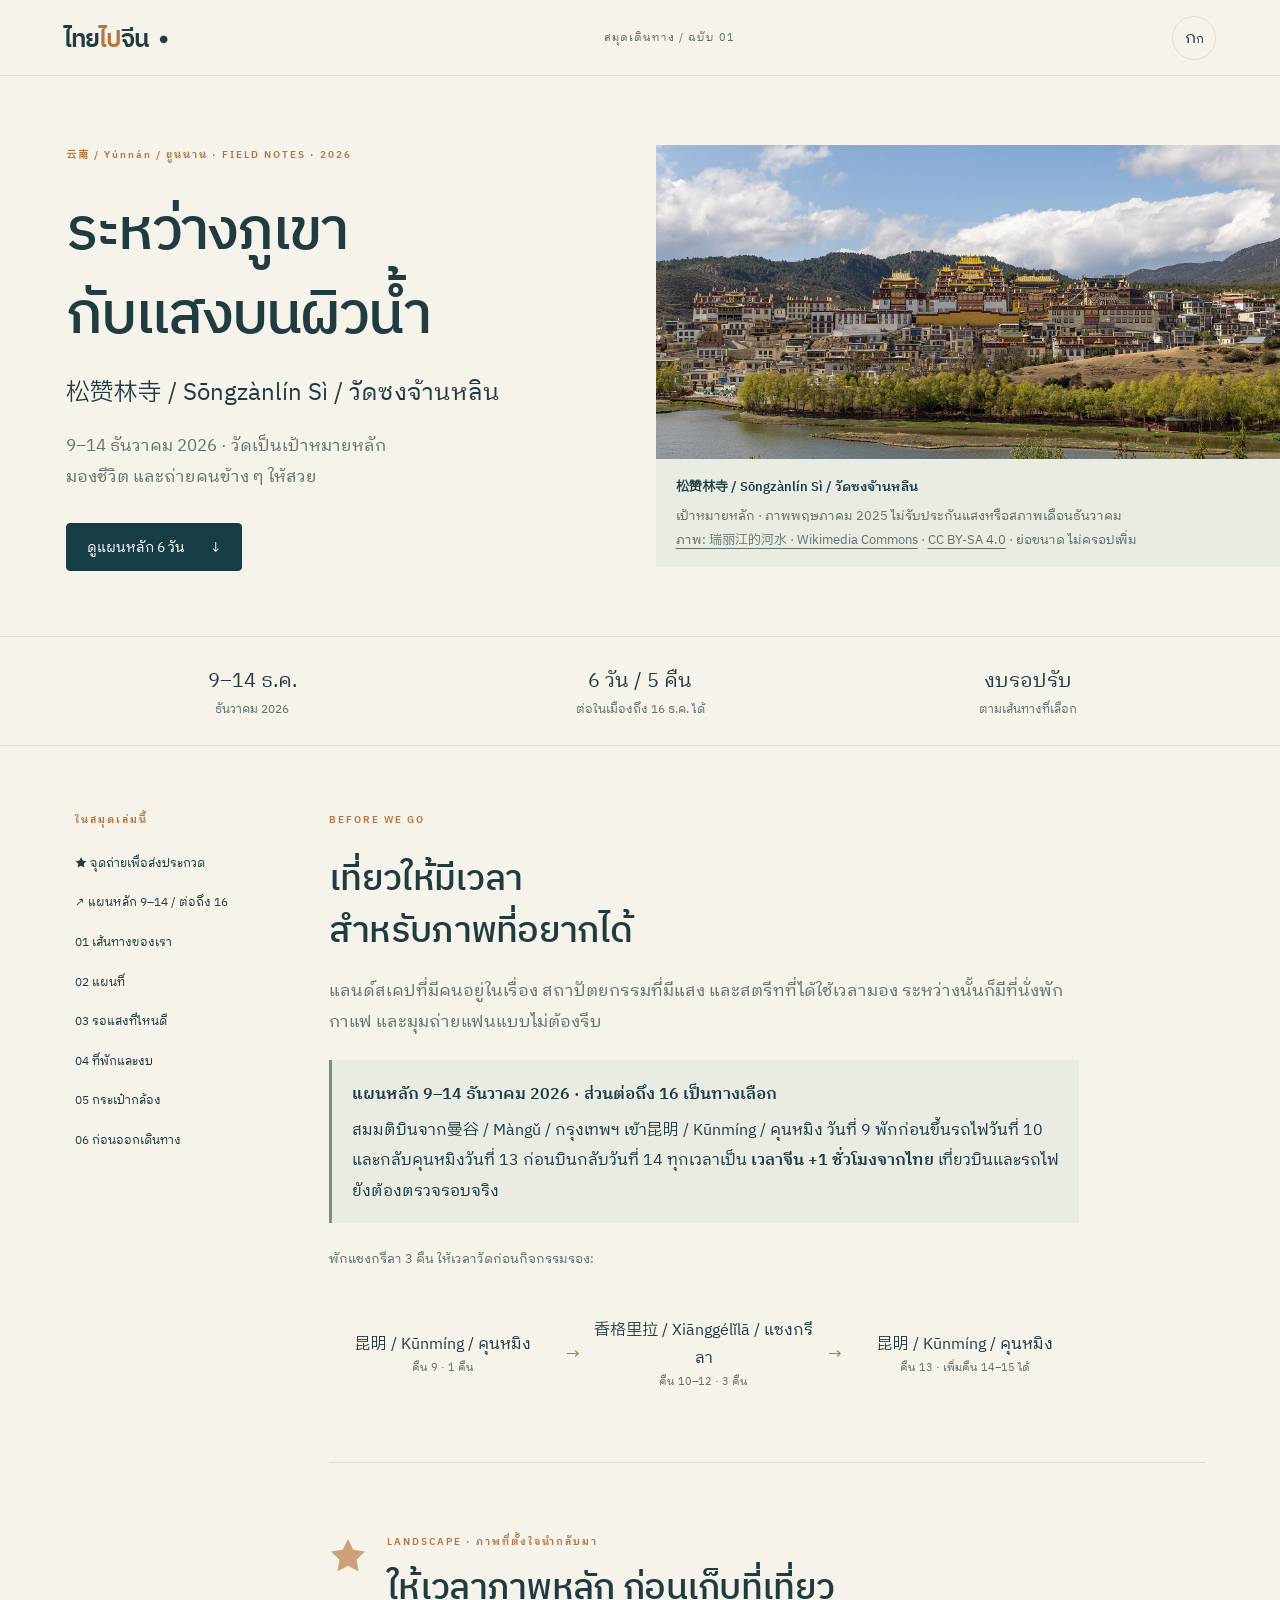
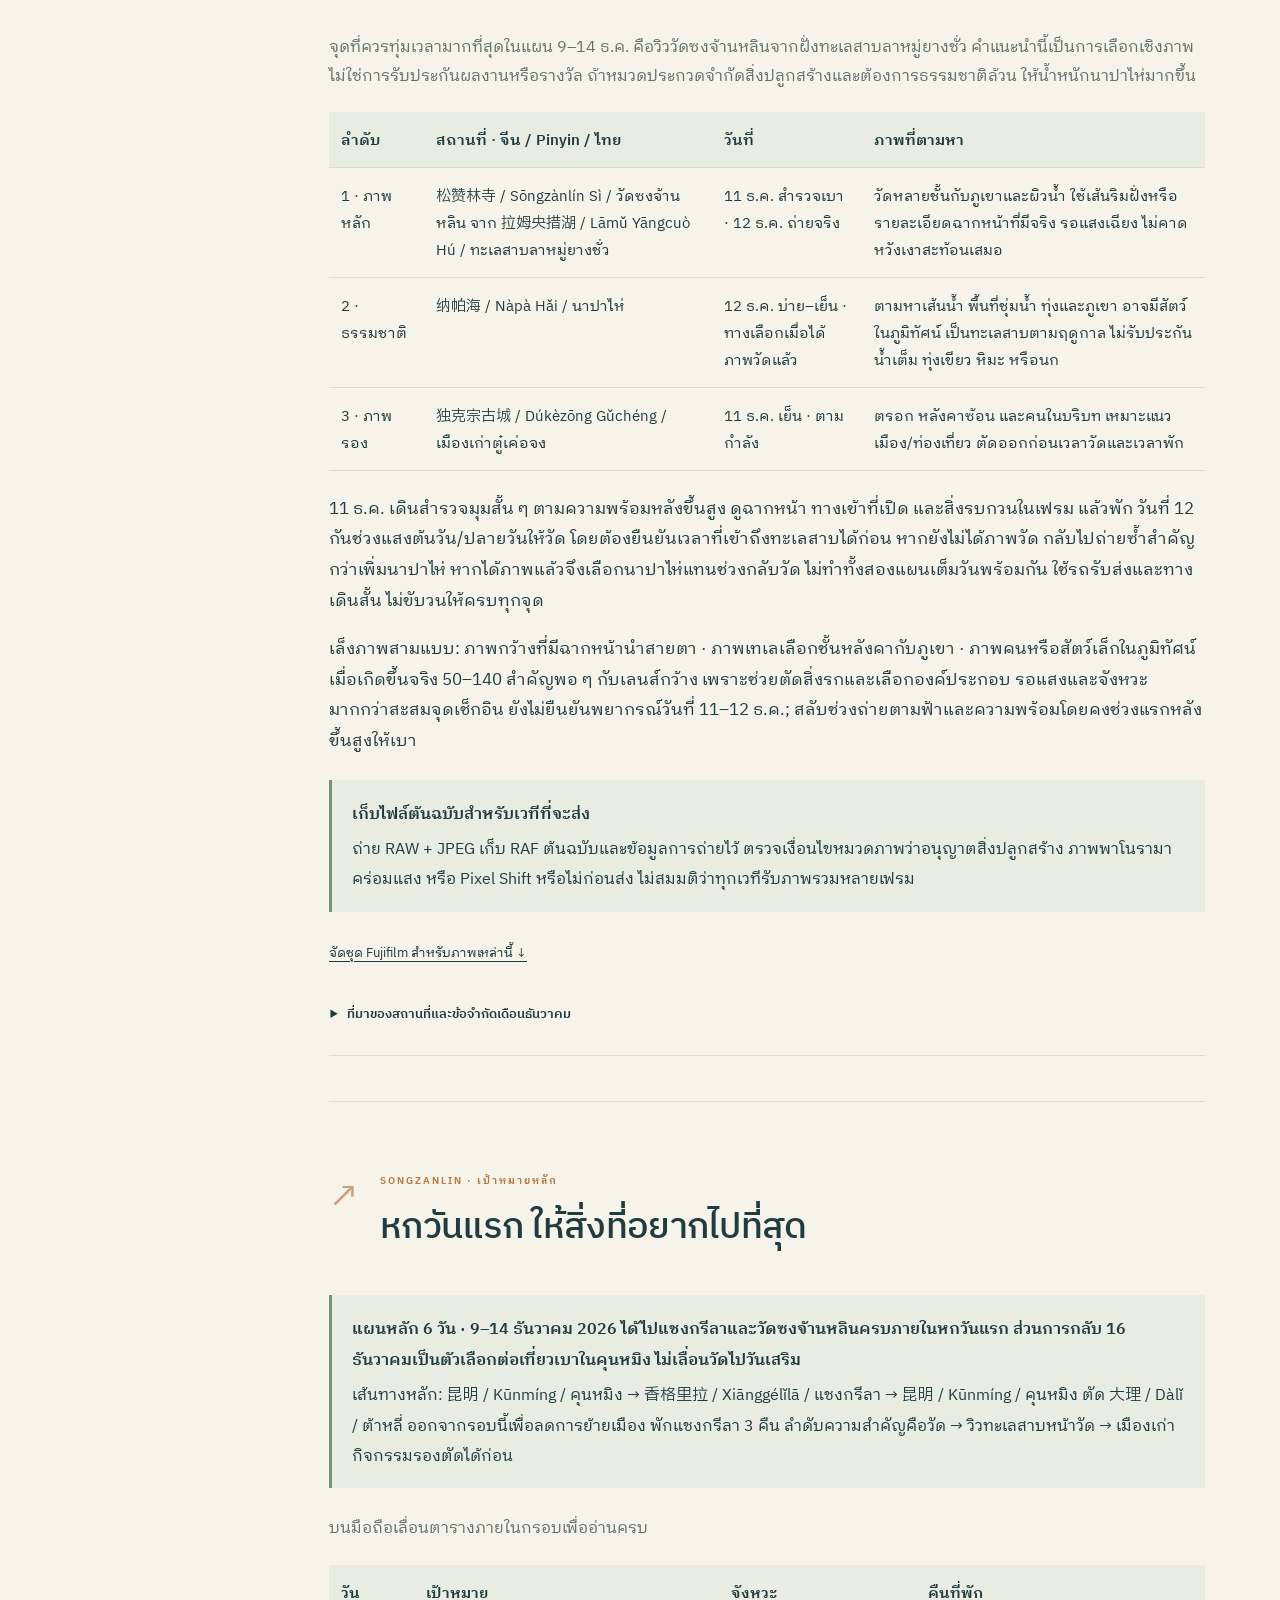
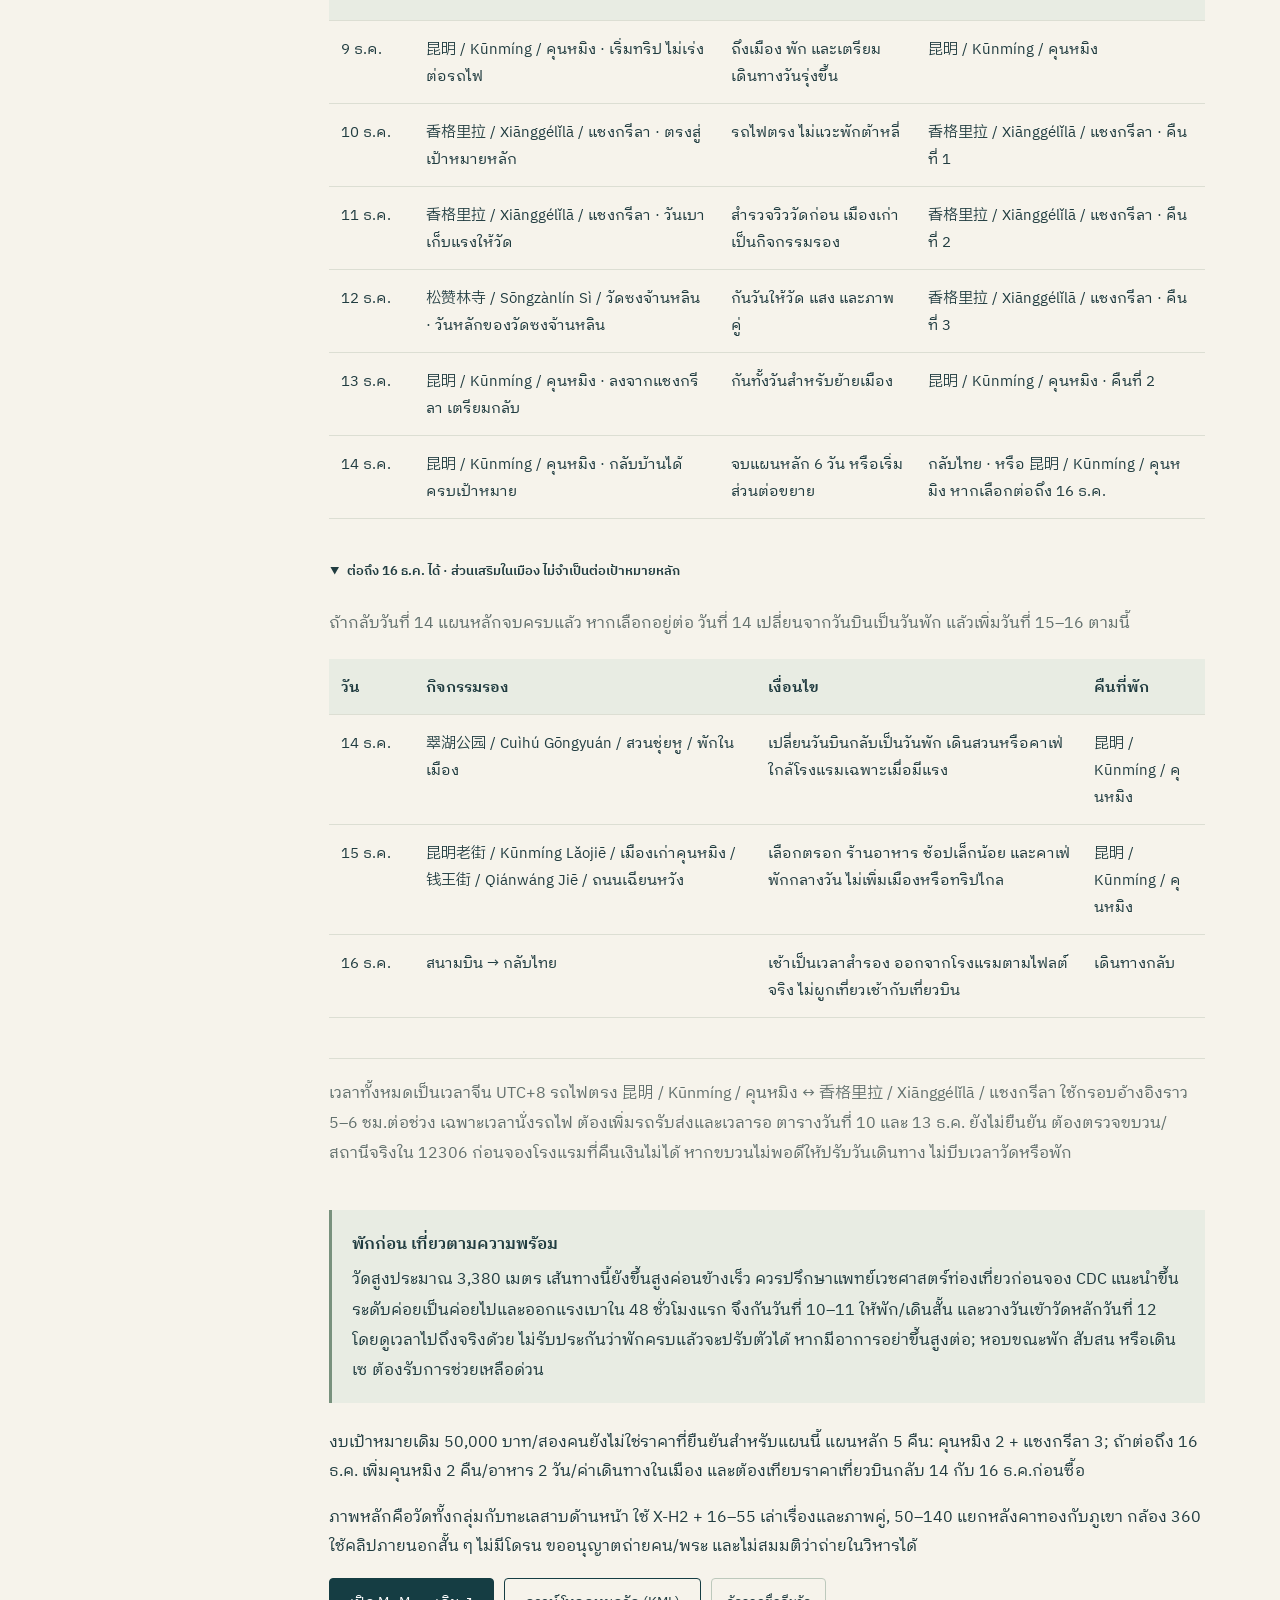
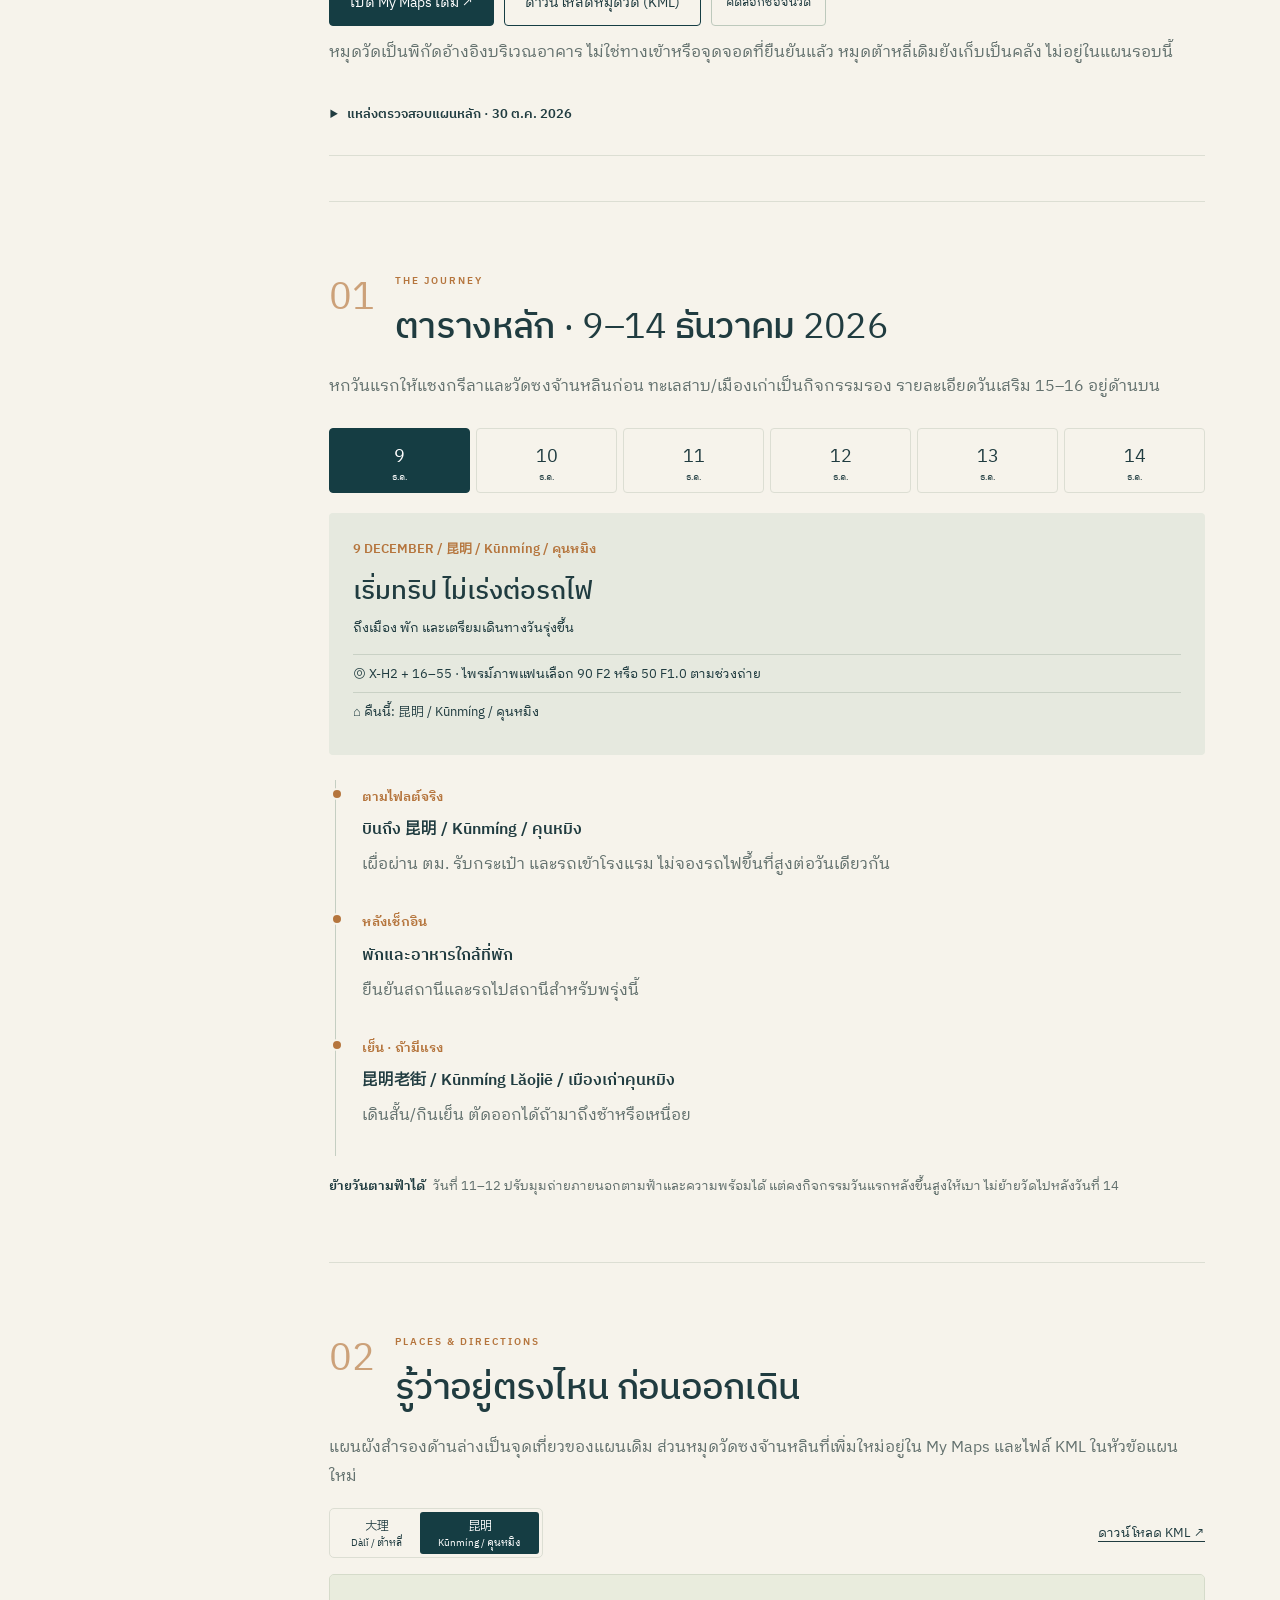
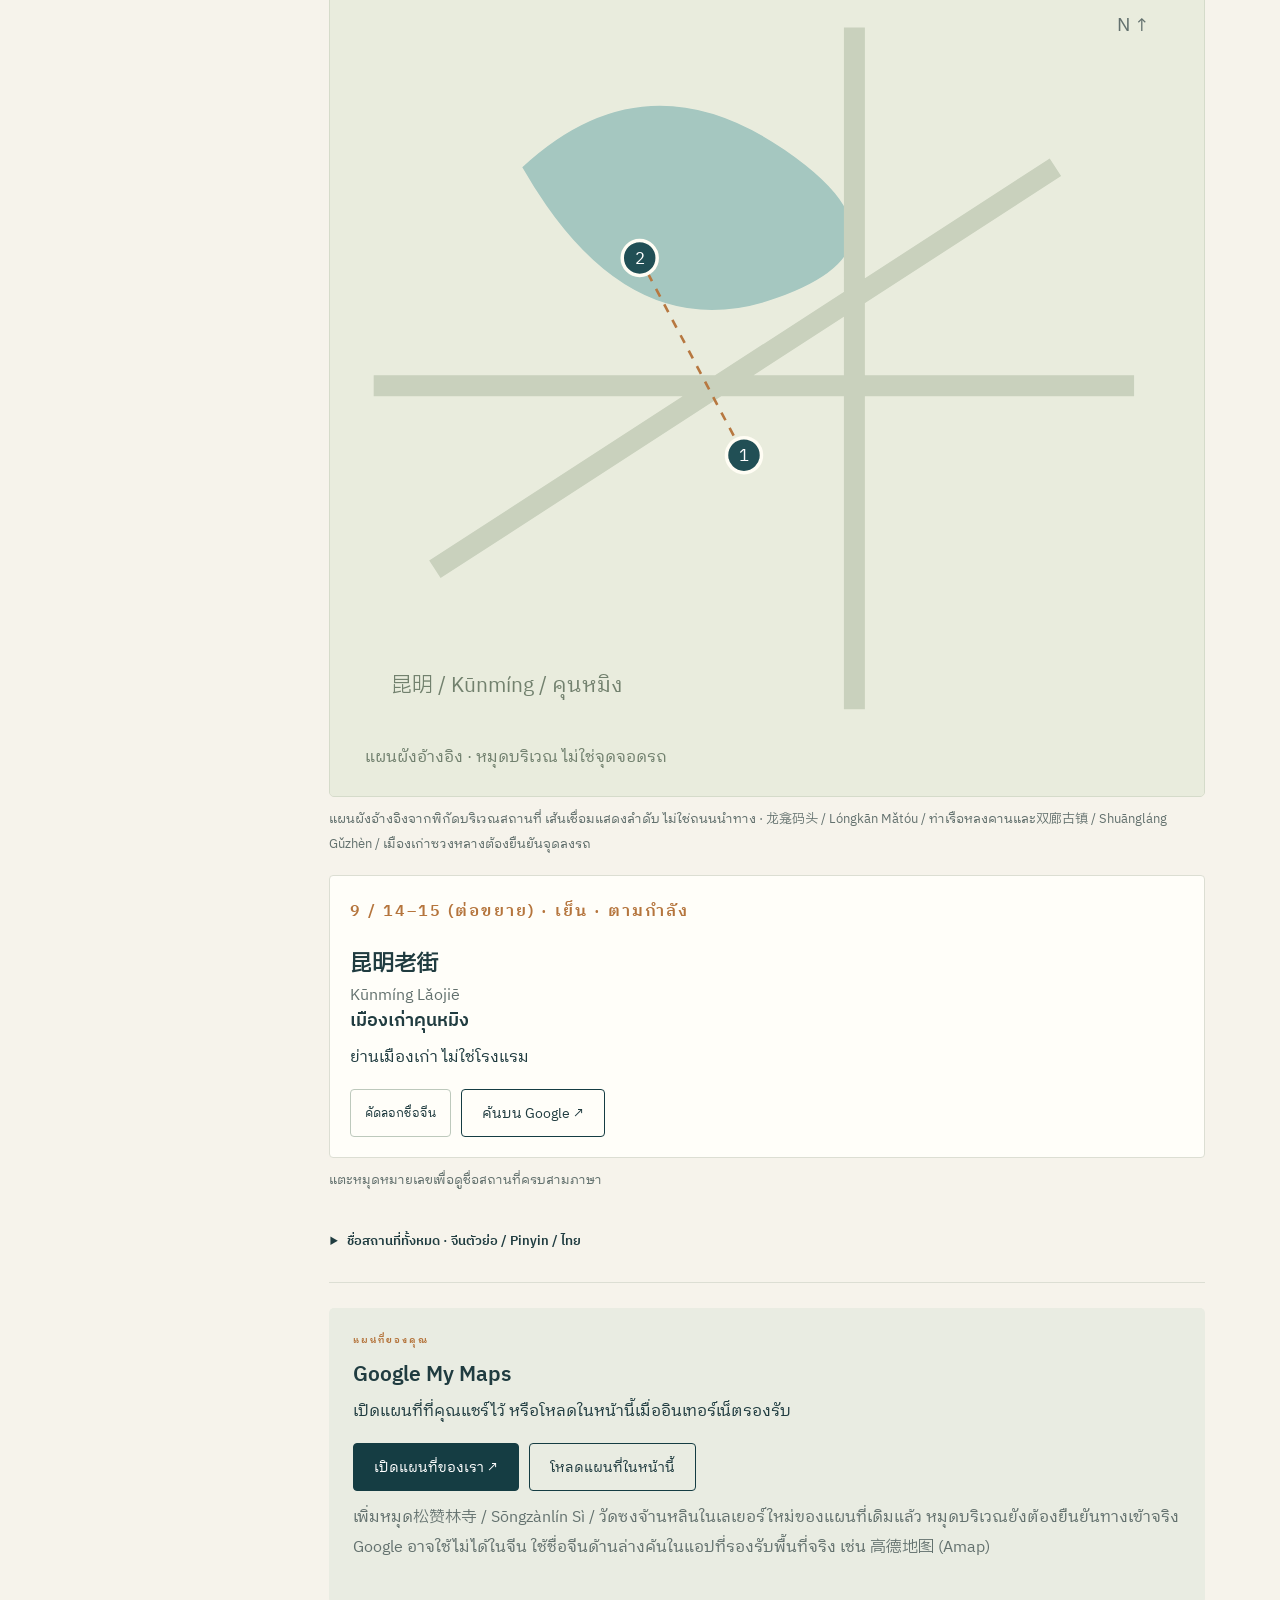
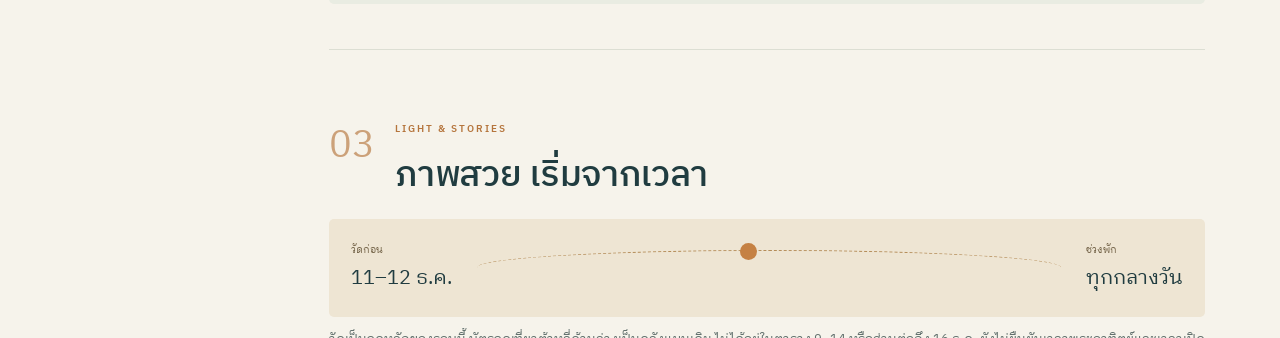
<file: index.html>
<!doctype html><html lang="th"><meta charset="utf-8"><meta name="viewport" content="width=device-width,initial-scale=1"><meta http-equiv="refresh" content="0;url=site/"><title>ไทยไปจีน</title><a href="site/">เปิดสมุดเดินทาง ไทยไปจีน</a></html>
</file>
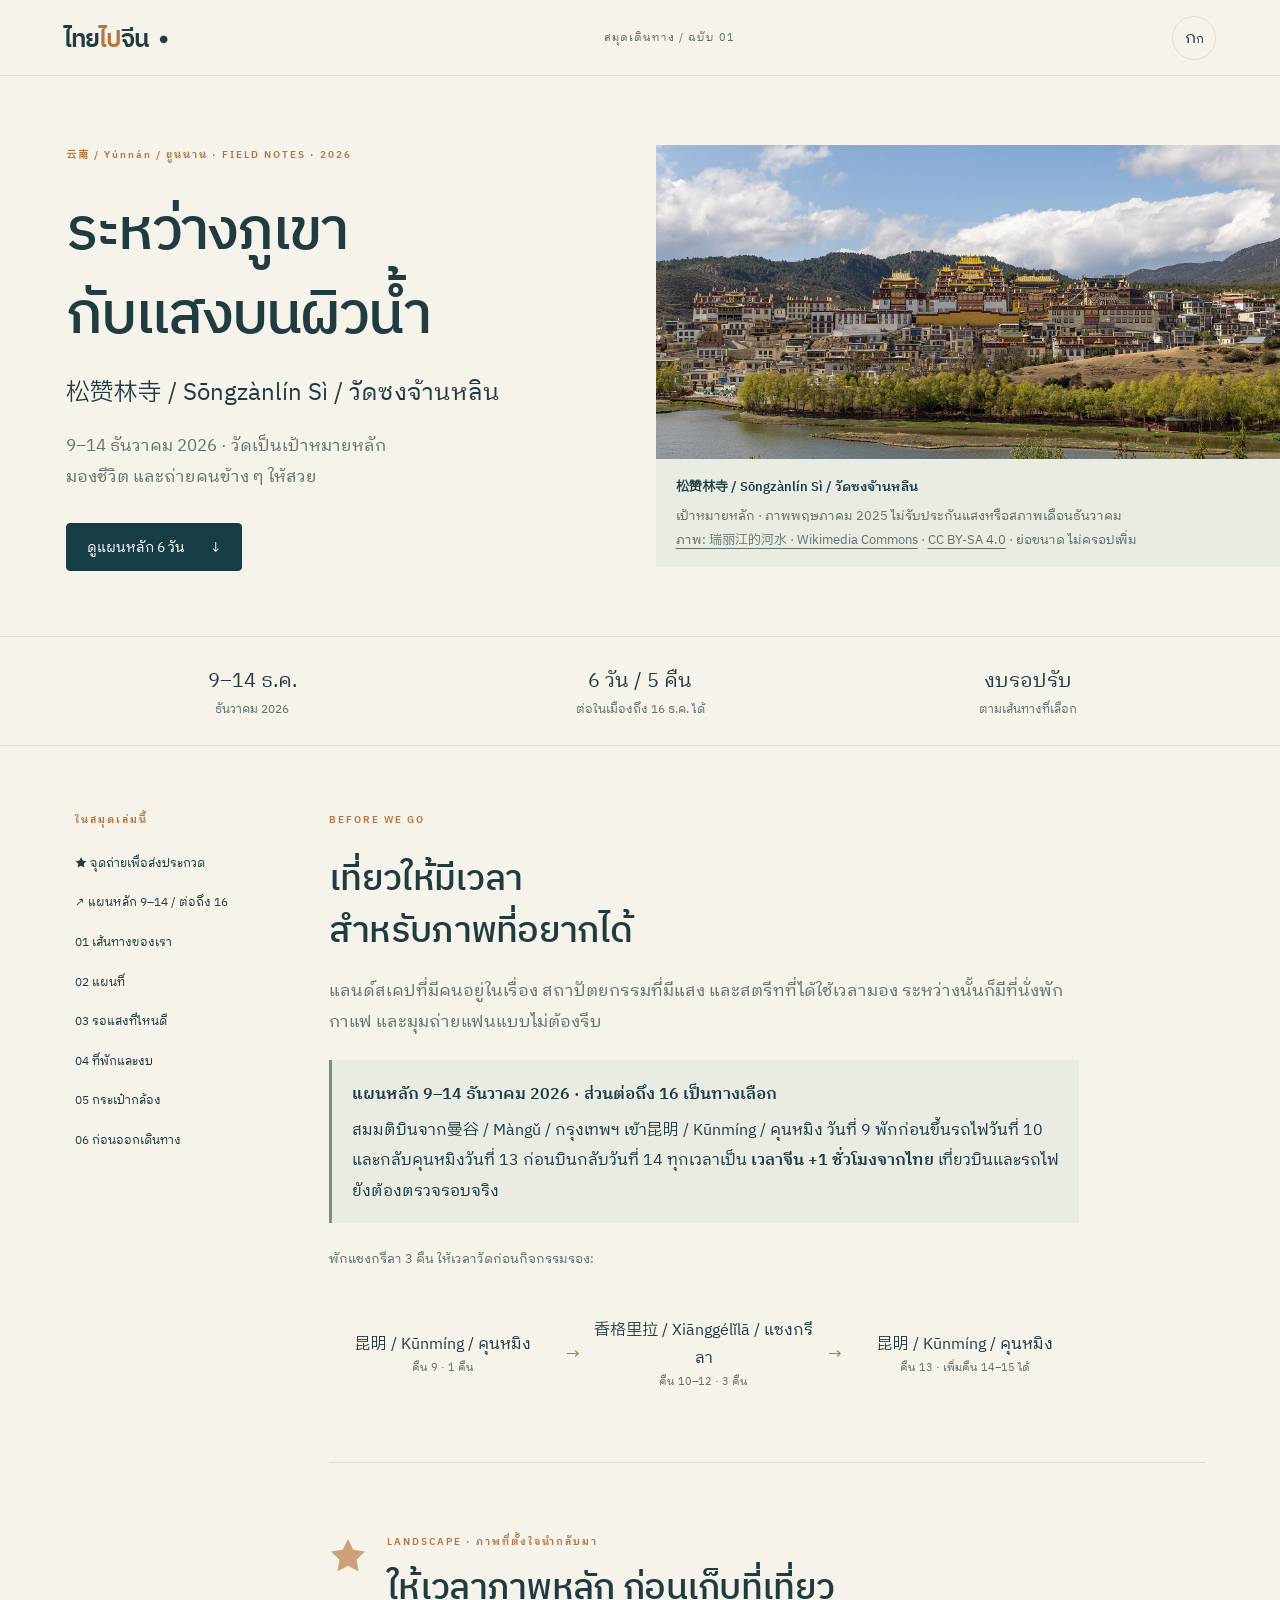
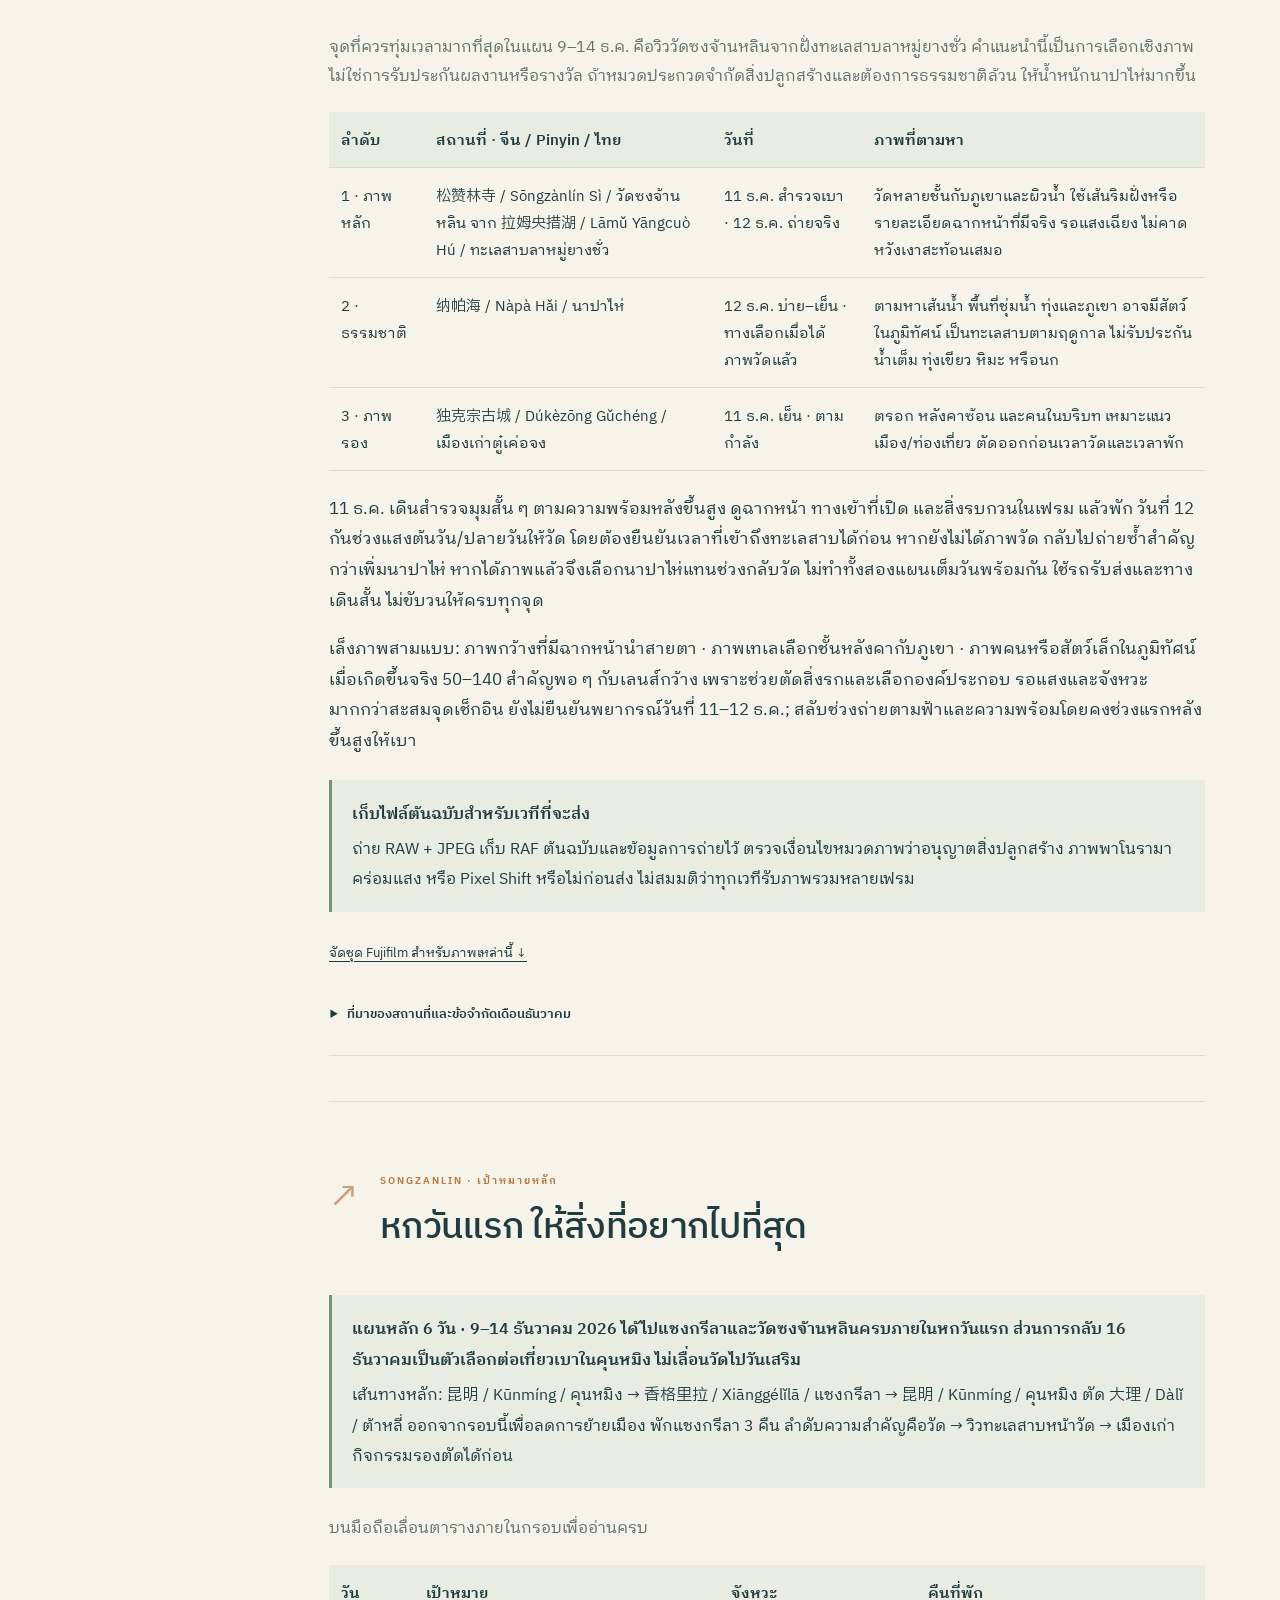
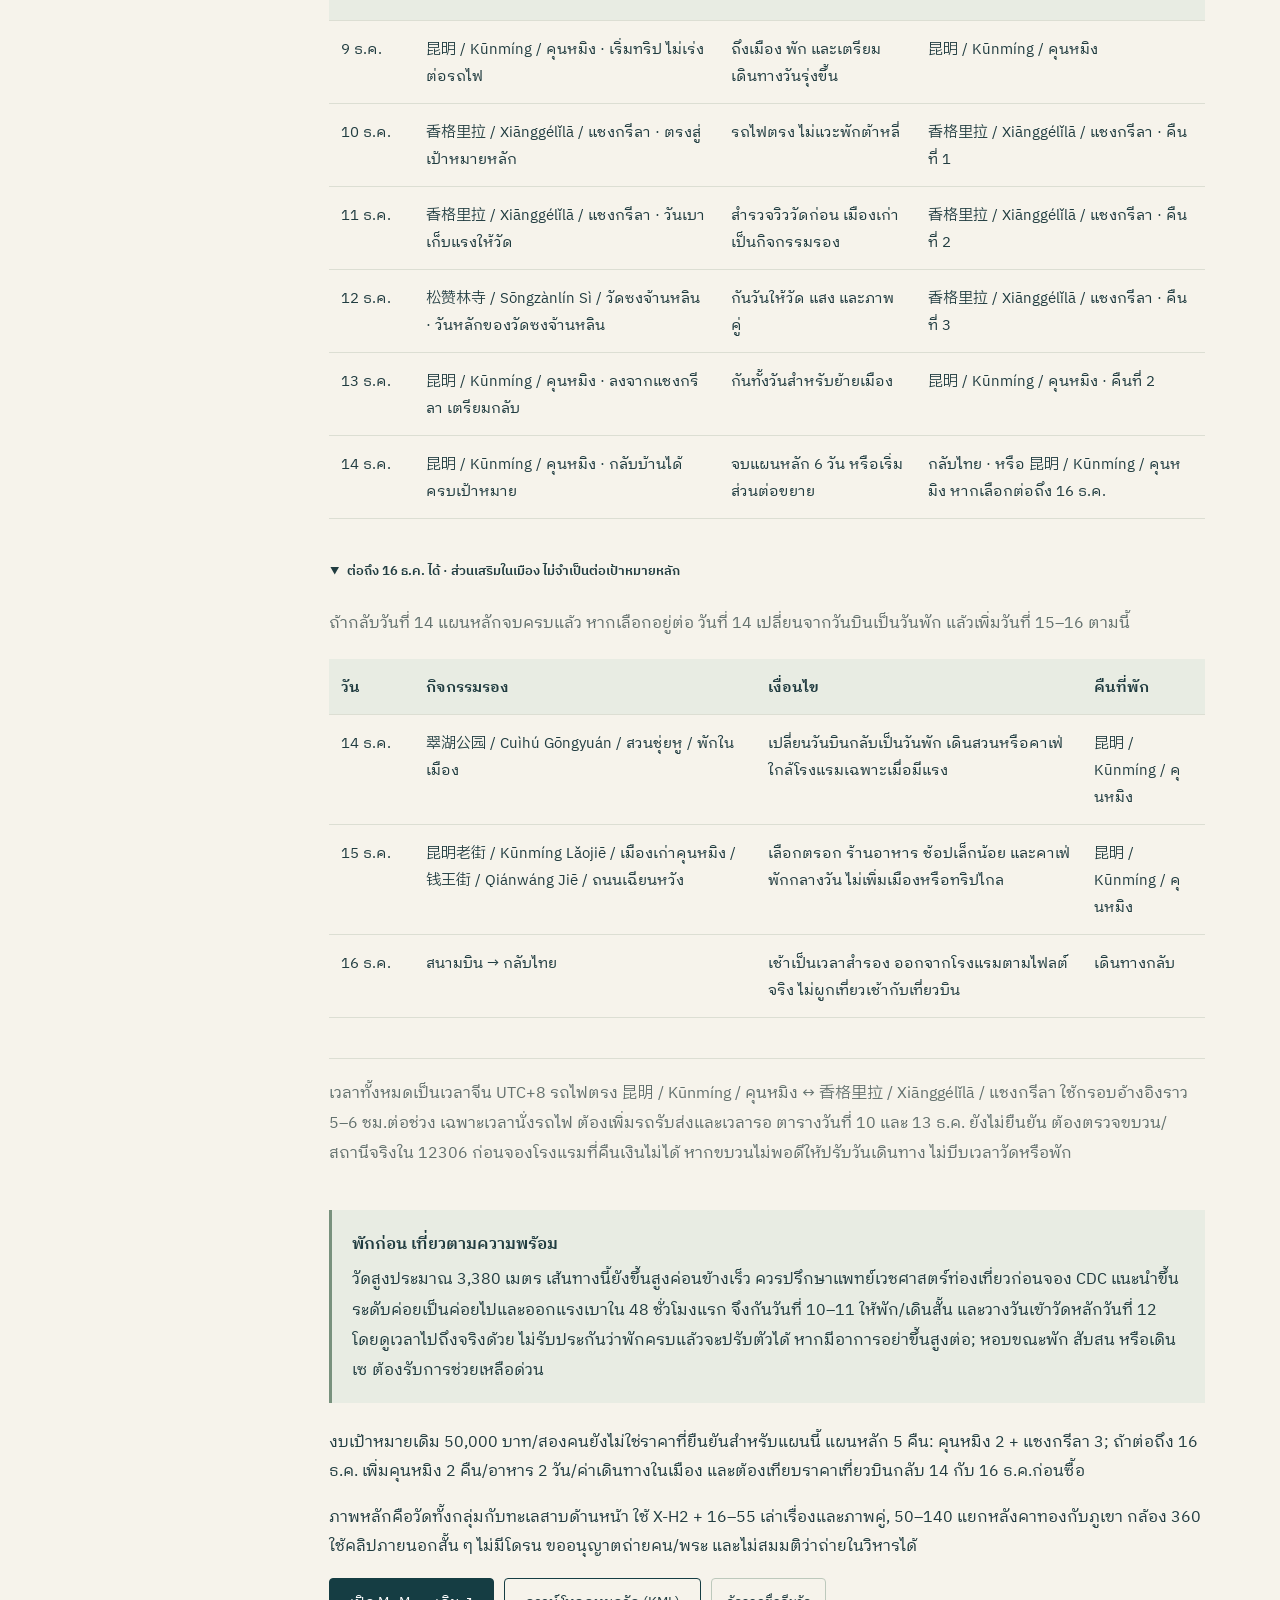
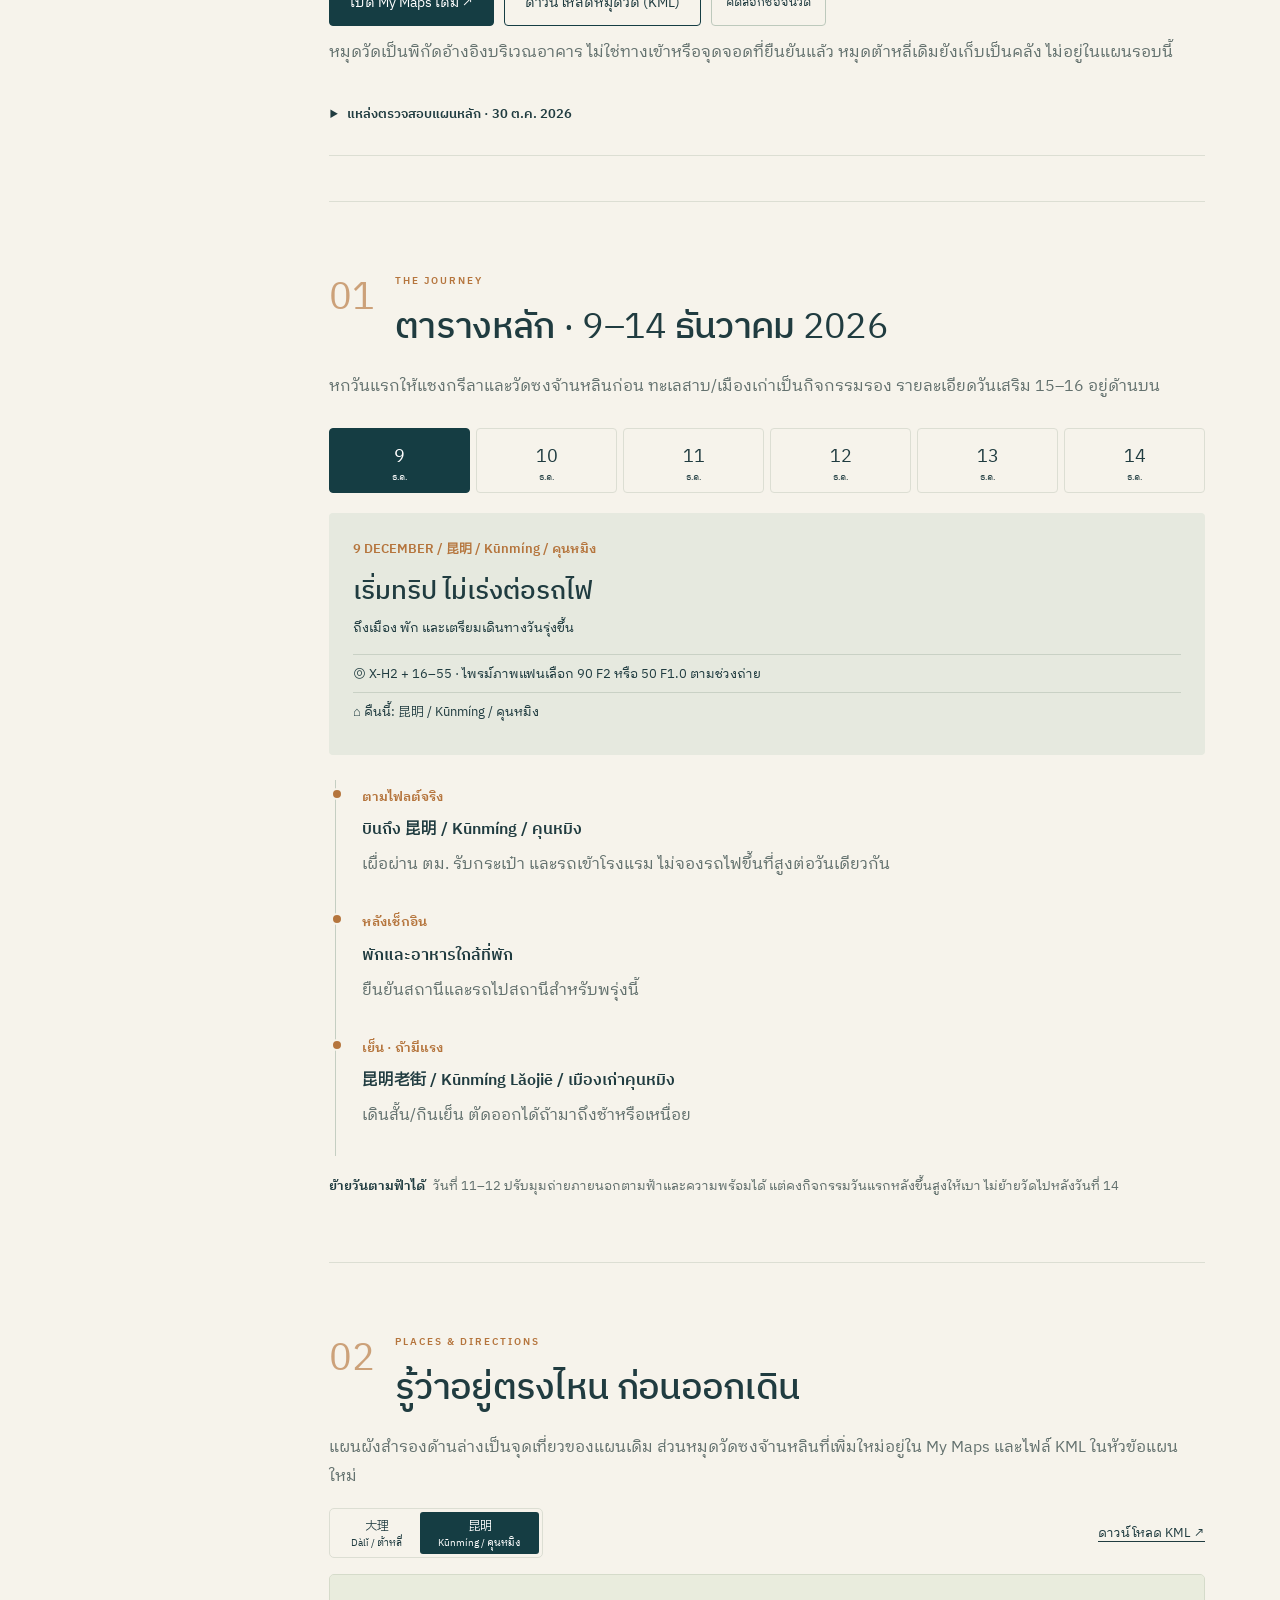
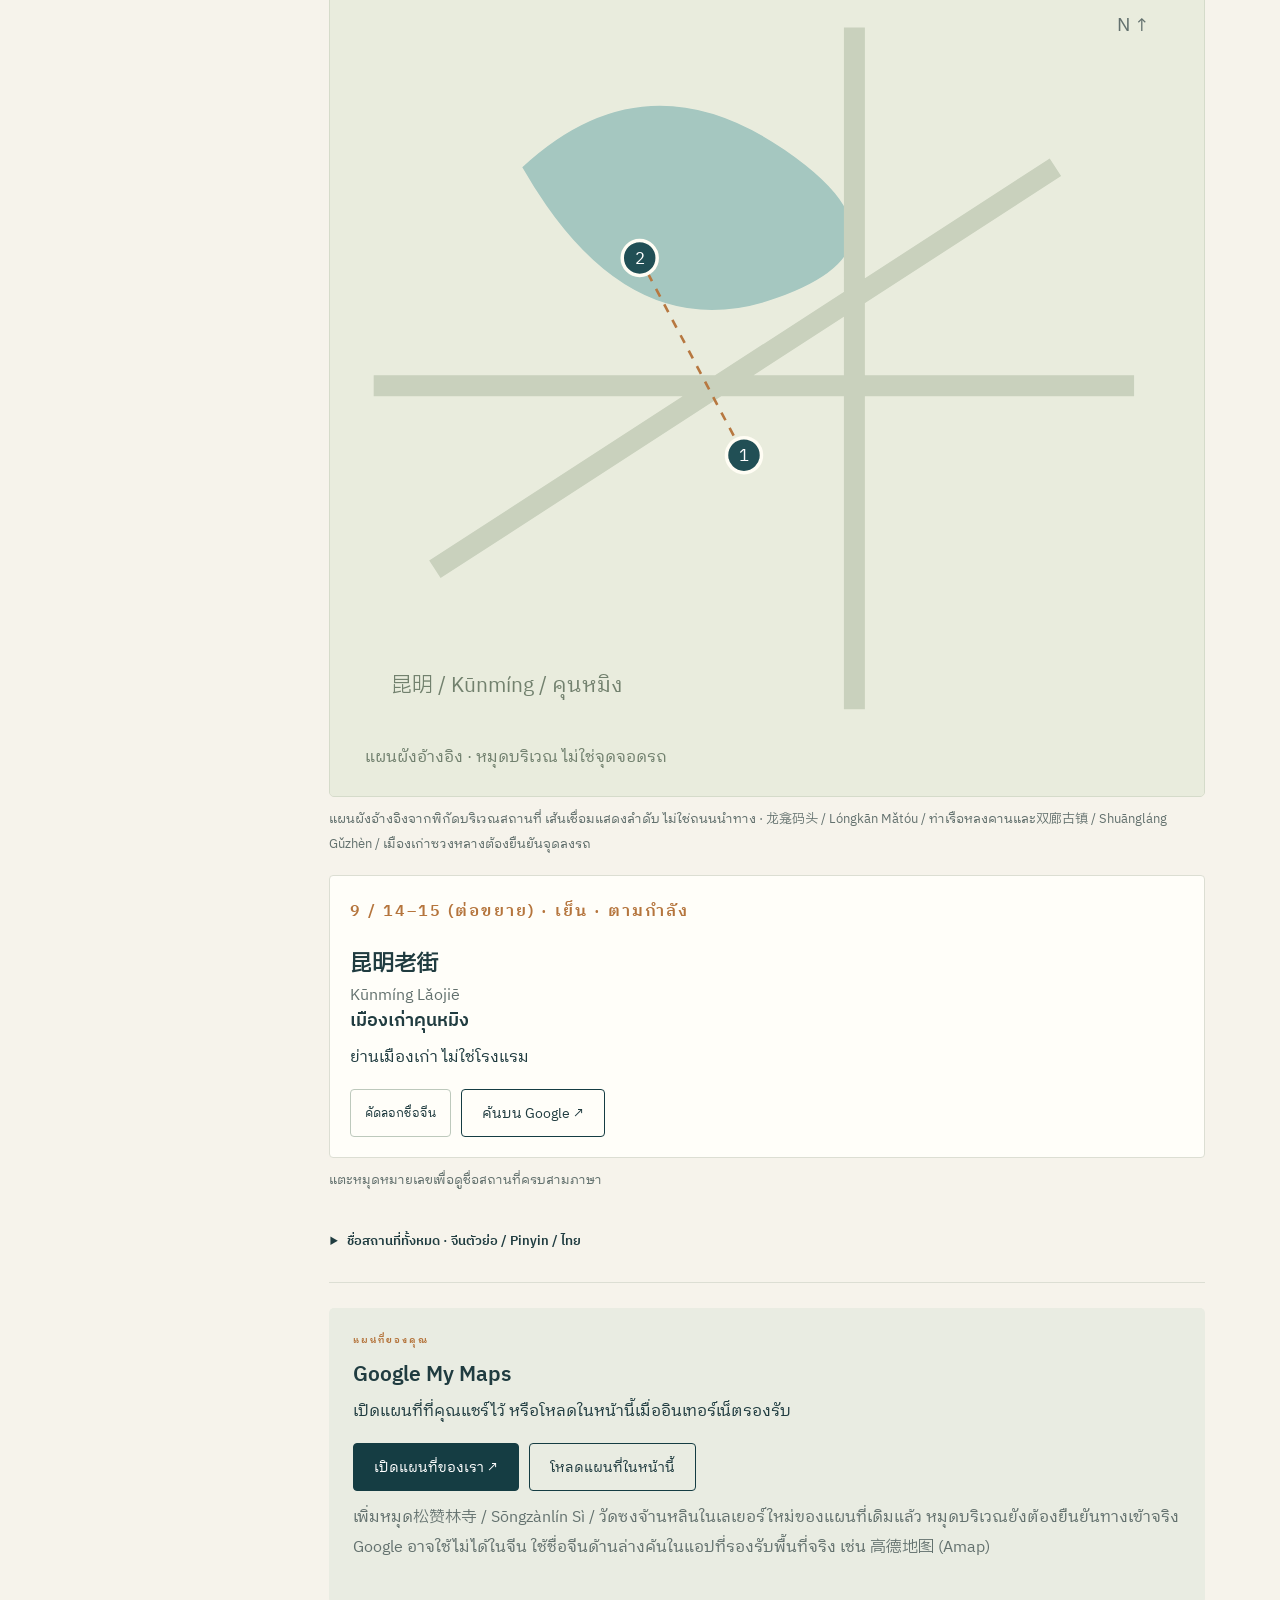
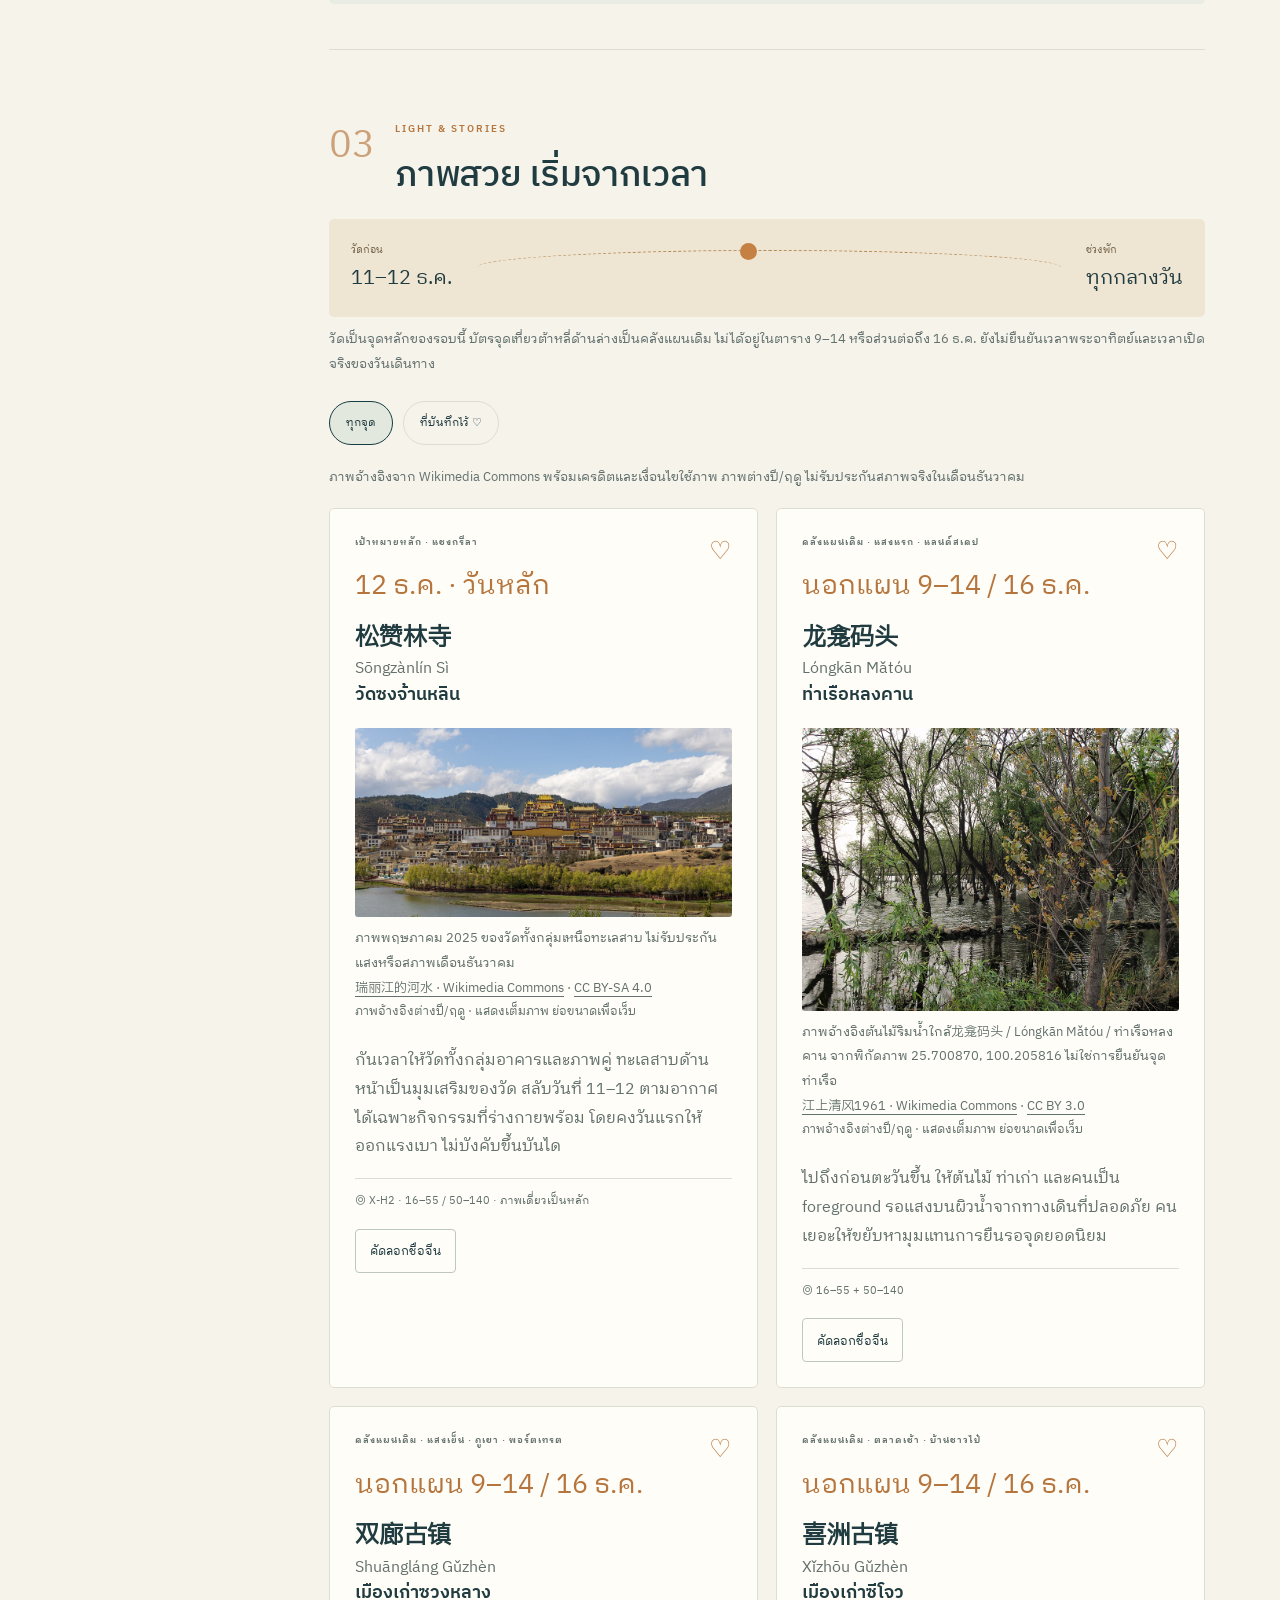
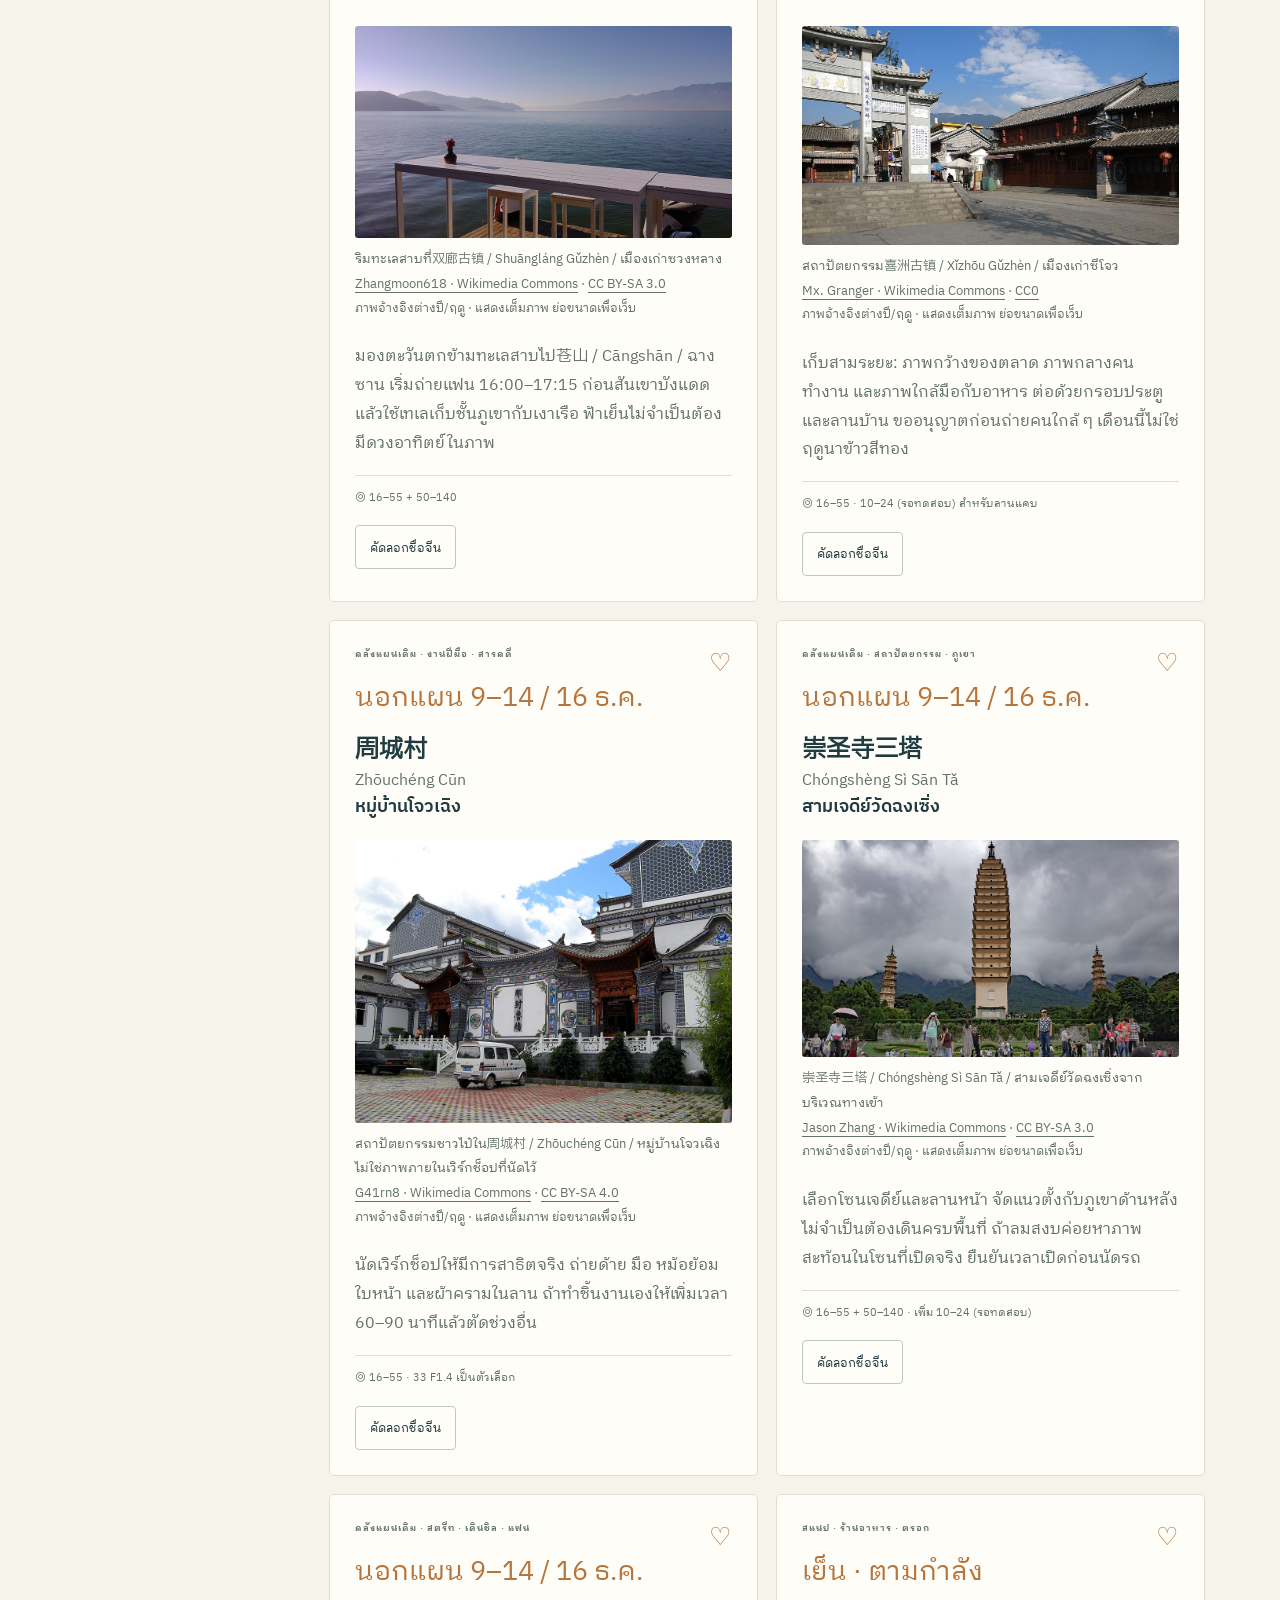
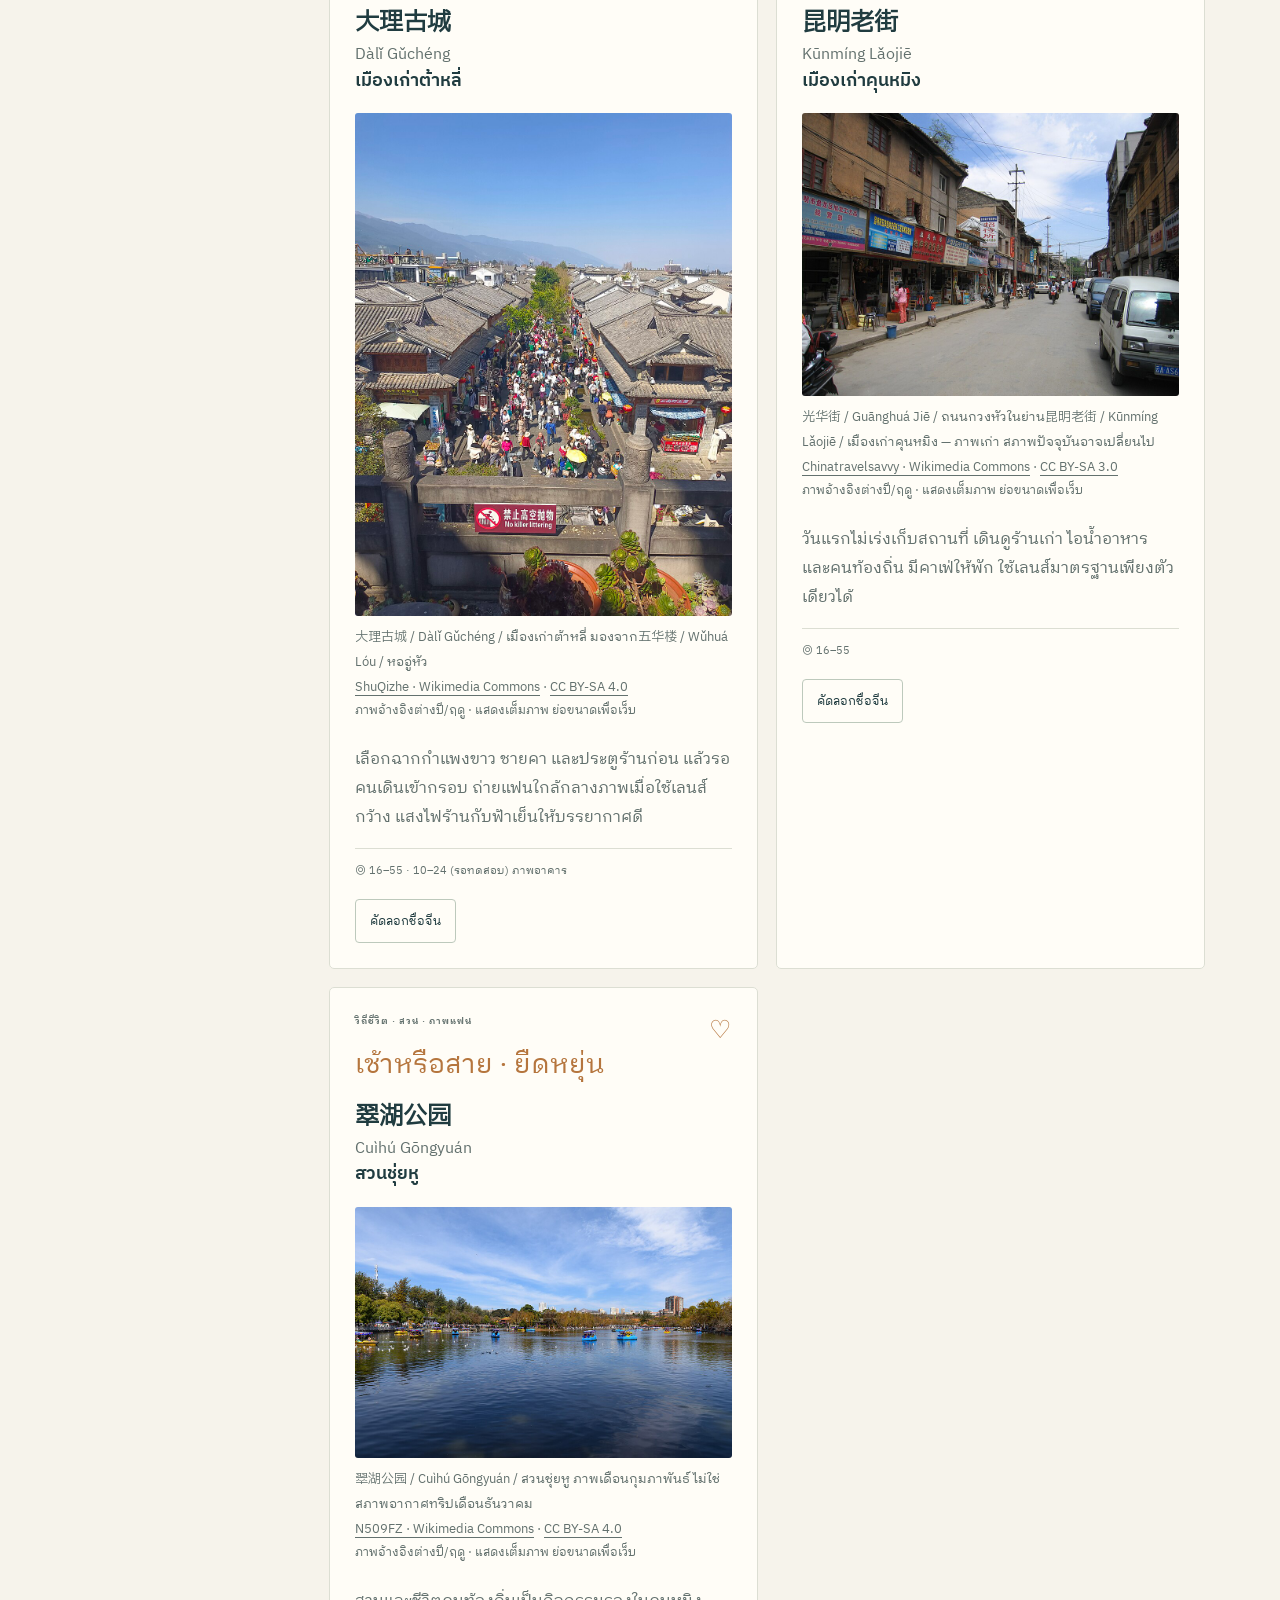
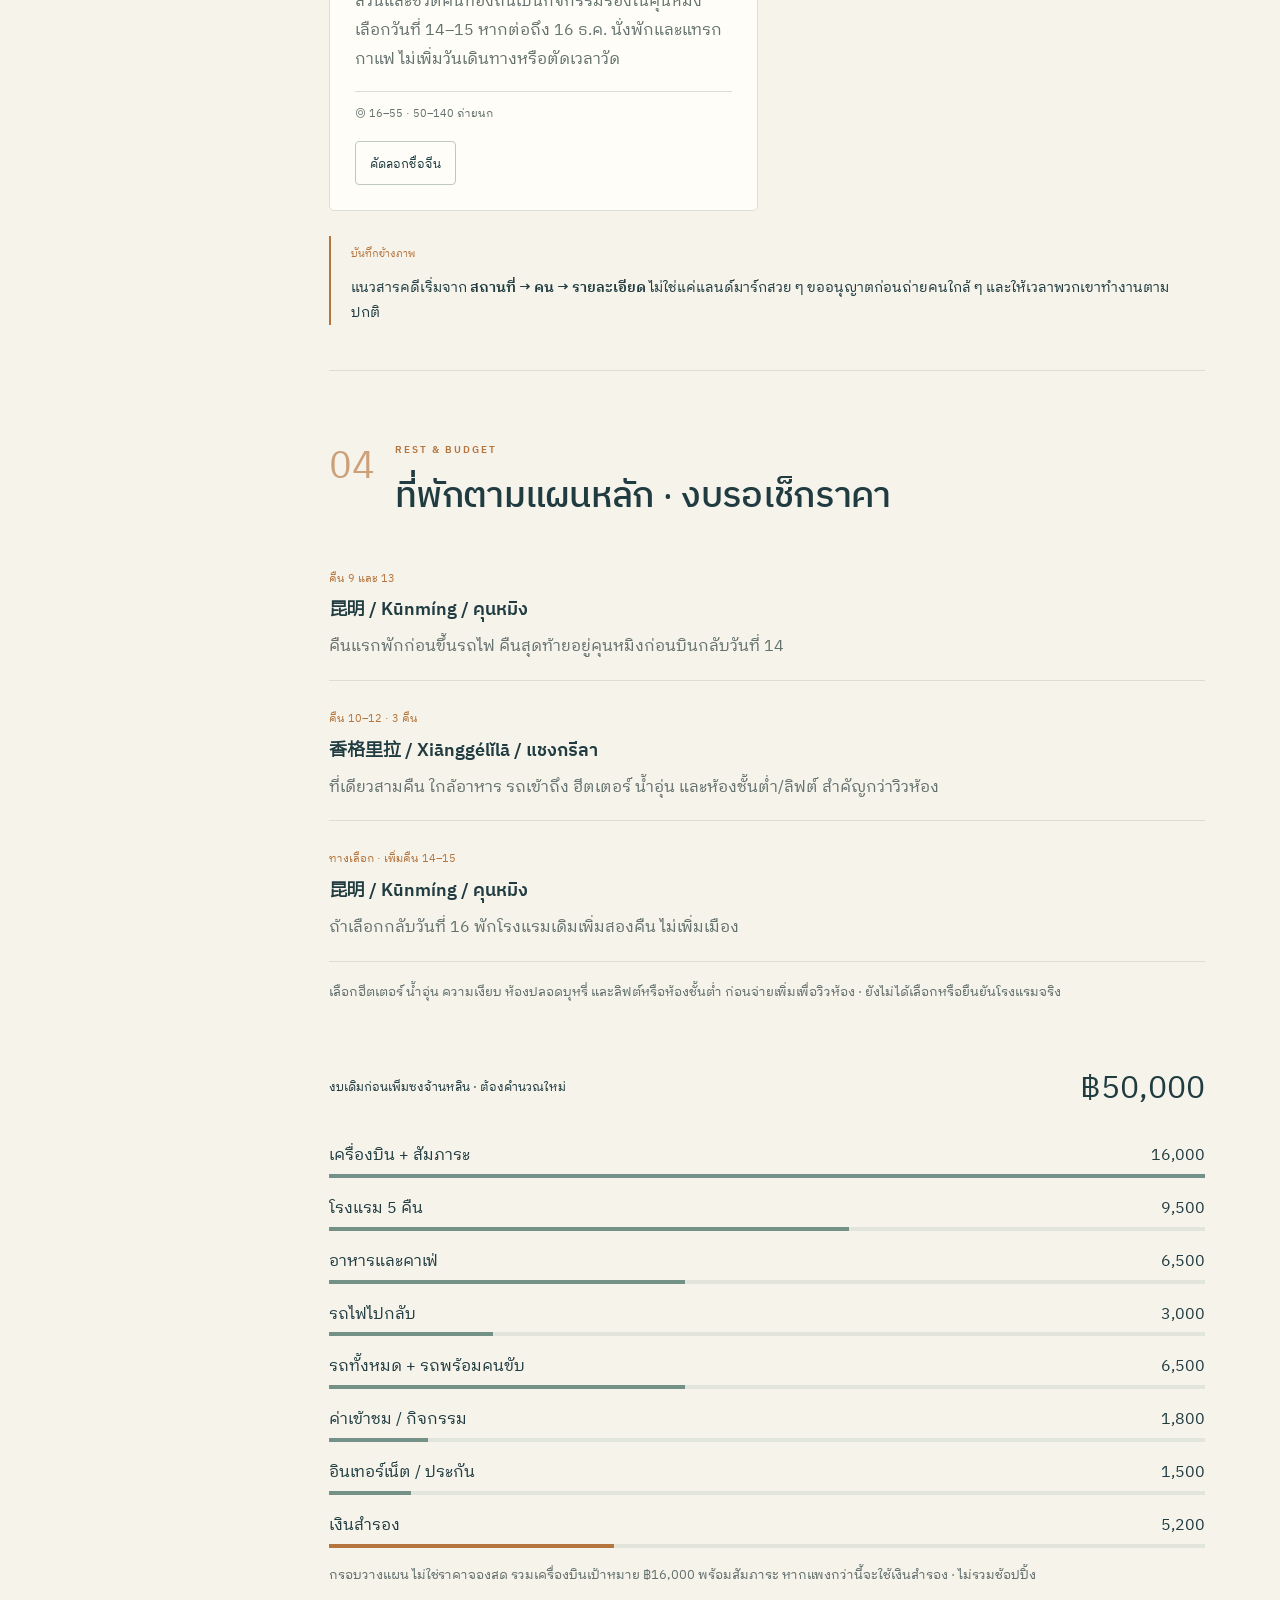
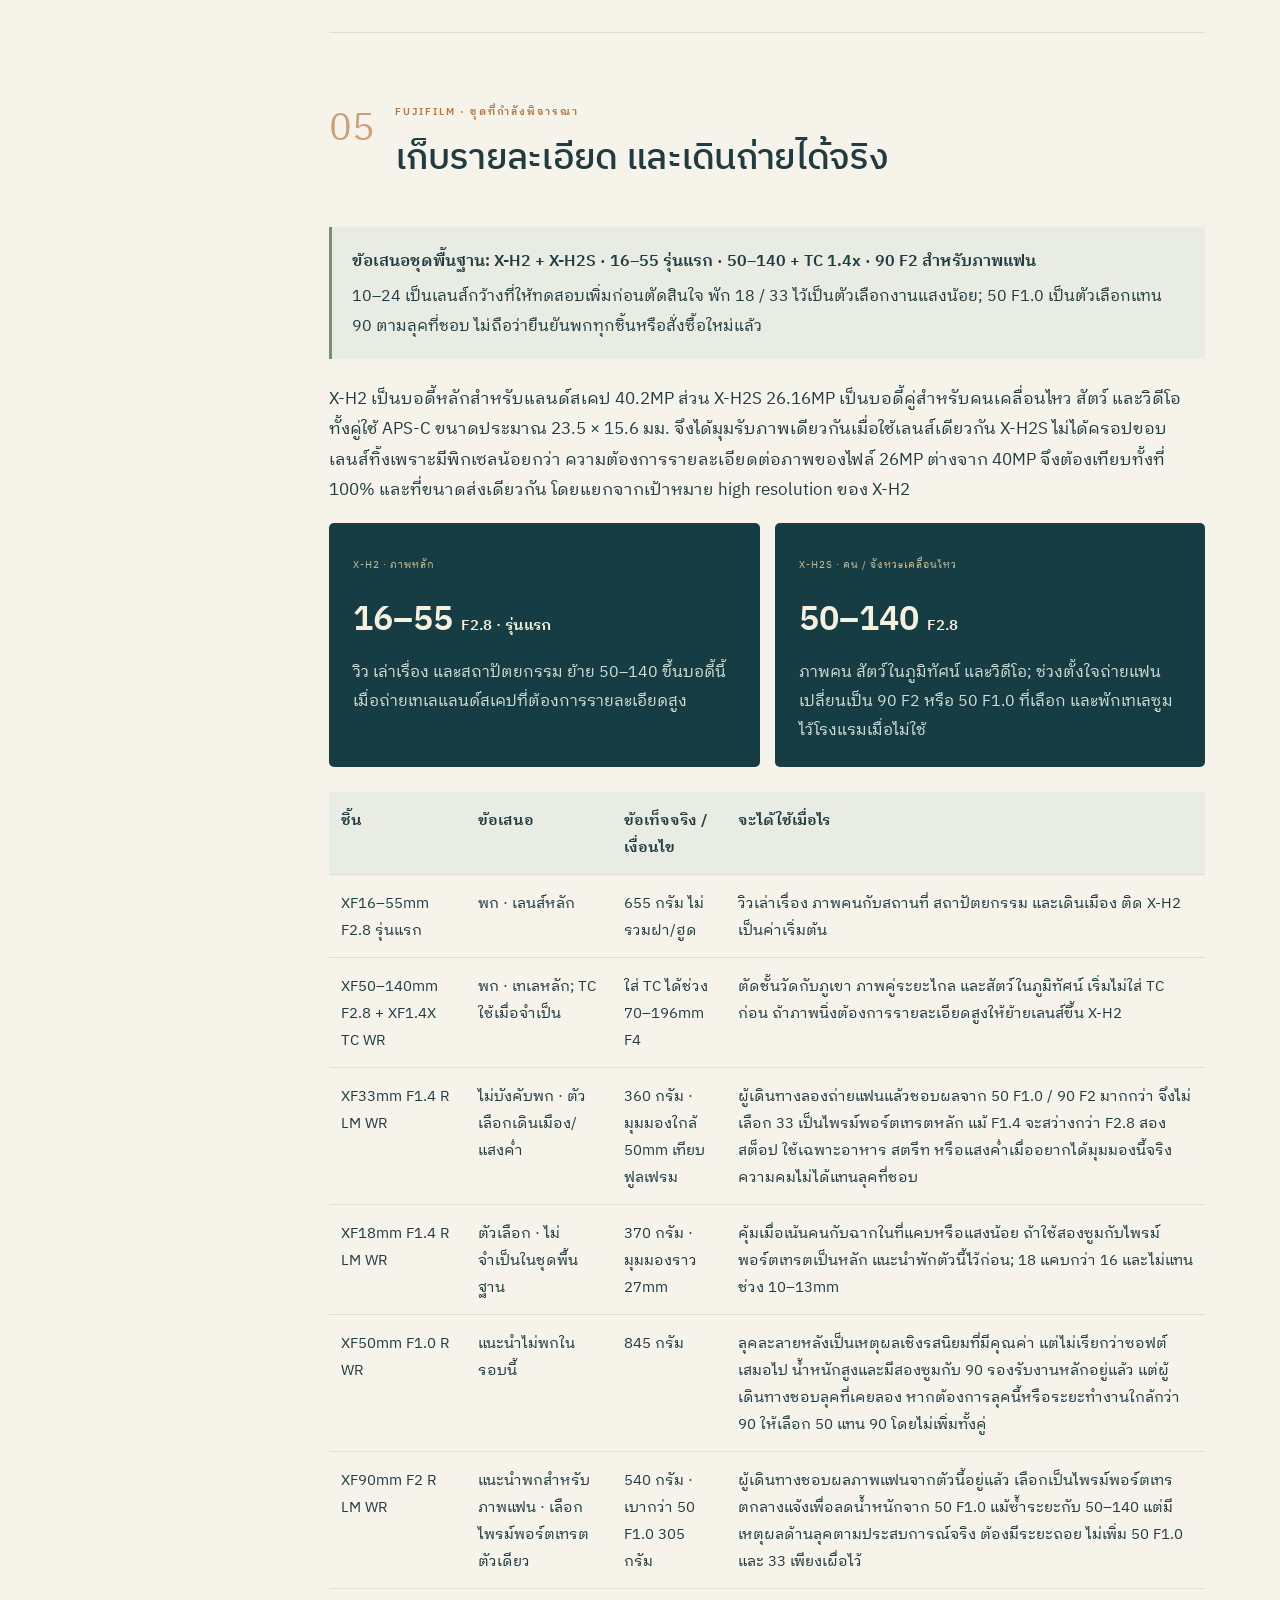
<file: site/index.html>
<!doctype html>
<html lang="th"><head><meta charset="utf-8"><meta name="viewport" content="width=device-width,initial-scale=1,viewport-fit=cover"><meta name="theme-color" content="#153d43"><meta name="description" content="วัดซงจ้านหลินเป็นเป้าหลัก แผนคุนหมิง–แชงกรีลา 9–14 ธันวาคม 2026 ต่อเที่ยวในเมืองถึง 16 ธันวาคมได้ พร้อมภาพจริง ชื่อจีน/พินอิน/ไทย และ My Maps เดิม"><title>ไทยไปจีน — 松赞林寺 / Sōngzànlín Sì / วัดซงจ้านหลิน · 9–14 ธ.ค. 2026 · ต่อถึง 16 ได้</title><link rel="icon" href="assets/icon.svg" type="image/svg+xml"><link rel="manifest" href="manifest.webmanifest"><link rel="stylesheet" href="assets/fonts/fonts.css"><link rel="stylesheet" href="style.css"><script src="data.js" defer></script><script src="app.js" defer></script></head>
<body><header class="masthead"><a href="#home" class="brand">ไทย<span>ไป</span>จีน<span class="brand-dot">●</span></a><span class="edition">สมุดเดินทาง / ฉบับ 01</span><button id="text-size" class="icon-button" aria-label="สลับขนาดตัวอักษร">ก<span>ก</span></button></header>
<main id="home"><section class="cover"><div class="cover-text"><p class="eyebrow">云南 / Yúnnán / ยูนนาน · FIELD NOTES · 2026</p><h1>ระหว่างภูเขา<br>กับแสงบนผิวน้ำ</h1><p class="cover-sub">松赞林寺 / Sōngzànlín Sì / วัดซงจ้านหลิน</p><p class="cover-intro">9–14 ธันวาคม 2026 · วัดเป็นเป้าหมายหลัก<br>มองชีวิต และถ่ายคนข้าง ๆ ให้สวย</p><a class="primary" href="#route-options">ดูแผนหลัก 6 วัน <span>↓</span></a></div><figure class="cover-art"><img class="hero-photo" src="assets/photos/cover-songzanlin.jpg" width="1800" height="903" alt="松赞林寺 / Sōngzànlín Sì / วัดซงจ้านหลิน ทั้งกลุ่มอาคารหลังคาทองเหนือทะเลสาบ" fetchpriority="high" decoding="async"><figcaption class="art-caption"><strong><span lang="zh-CN">松赞林寺</span> / <span lang="zh-Latn">Sōngzànlín Sì</span> / วัดซงจ้านหลิน</strong><span>เป้าหมายหลัก · ภาพพฤษภาคม 2025 ไม่รับประกันแสงหรือสภาพเดือนธันวาคม</span><span><a href="https://commons.wikimedia.org/wiki/File:%E6%9D%BE%E8%B5%9E%E6%9E%97%E5%AF%BA_-_%E5%85%A8%E6%99%AF_-_2025-05-07_09_(cropped).jpg" target="_blank" rel="noopener">ภาพ: 瑞丽江的河水 · Wikimedia Commons</a> · <a href="https://creativecommons.org/licenses/by-sa/4.0" target="_blank" rel="noopener">CC BY-SA 4.0</a> · ย่อขนาด ไม่ครอปเพิ่ม</span></figcaption></figure><div class="cover-facts"><div><b>9–14 ธ.ค.</b><span>ธันวาคม 2026</span></div><div><b>6 วัน / 5 คืน</b><span>ต่อในเมืองถึง 16 ธ.ค. ได้</span></div><div><b>งบรอปรับ</b><span>ตามเส้นทางที่เลือก</span></div></div></section>
<div class="reader-wrap"><aside class="book-index"><p class="eyebrow">ในสมุดเล่มนี้</p><a href="#photo-priority">★ จุดถ่ายเพื่อส่งประกวด</a><a href="#route-options">↗ แผนหลัก 9–14 / ต่อถึง 16</a><a href="#journey">01 เส้นทางของเรา</a><a href="#map">02 แผนที่</a><a href="#shots">03 รอแสงที่ไหนดี</a><a href="#stay">04 ที่พักและงบ</a><a href="#gear">05 กระเป๋ากล้อง</a><a href="#ready">06 ก่อนออกเดินทาง</a></aside><div class="chapters">
<section class="intro"><p class="eyebrow">BEFORE WE GO</p><h2>เที่ยวให้มีเวลา<br>สำหรับภาพที่อยากได้</h2><p>แลนด์สเคปที่มีคนอยู่ในเรื่อง สถาปัตยกรรมที่มีแสง และสตรีทที่ได้ใช้เวลามอง ระหว่างนั้นก็มีที่นั่งพัก กาแฟ และมุมถ่ายแฟนแบบไม่ต้องรีบ</p><div class="notice"><b>แผนหลัก 9–14 ธันวาคม 2026 · ส่วนต่อถึง 16 เป็นทางเลือก</b><p>สมมติบินจาก曼谷 / Màngǔ / กรุงเทพฯ เข้า昆明 / Kūnmíng / คุนหมิง วันที่ 9 พักก่อนขึ้นรถไฟวันที่ 10 และกลับคุนหมิงวันที่ 13 ก่อนบินกลับวันที่ 14 ทุกเวลาเป็น <strong>เวลาจีน +1 ชั่วโมงจากไทย</strong> เที่ยวบินและรถไฟยังต้องตรวจรอบจริง</p></div><p class="caption">พักแชงกรีลา 3 คืน ให้เวลาวัดก่อนกิจกรรมรอง:</p><div class="route-strip"><span>昆明 / Kūnmíng / คุนหมิง<small>คืน 9 · 1 คืน</small></span><i>→</i><span>香格里拉 / Xiānggélǐlā / แชงกรีลา<small>คืน 10–12 · 3 คืน</small></span><i>→</i><span>昆明 / Kūnmíng / คุนหมิง<small>คืน 13 · เพิ่มคืน 14–15 ได้</small></span></div></section>
<section id="photo-priority" class="chapter"><div class="section-heading"><span class="chapter-num">★</span><div><p class="eyebrow">LANDSCAPE · ภาพที่ตั้งใจนำกลับมา</p><h2>ให้เวลาภาพหลัก ก่อนเก็บที่เที่ยว</h2></div></div><p class="section-intro">จุดที่ควรทุ่มเวลามากที่สุดในแผน 9–14 ธ.ค. คือวิววัดซงจ้านหลินจากฝั่งทะเลสาบลาหมู่ยางชั่ว คำแนะนำนี้เป็นการเลือกเชิงภาพ ไม่ใช่การรับประกันผลงานหรือรางวัล ถ้าหมวดประกวดจำกัดสิ่งปลูกสร้างและต้องการธรรมชาติล้วน ให้น้ำหนักนาปาไห่มากขึ้น</p><div class="table-scroll" tabindex="0" role="region" aria-label="ตารางเลื่อนแนวนอน"><table><thead><tr><th scope="col">ลำดับ</th><th scope="col">สถานที่ · จีน / Pinyin / ไทย</th><th scope="col">วันที่</th><th scope="col">ภาพที่ตามหา</th></tr></thead><tbody><tr><td>1 · ภาพหลัก</td><td>松赞林寺 / Sōngzànlín Sì / วัดซงจ้านหลิน จาก 拉姆央措湖 / Lāmǔ Yāngcuò Hú / ทะเลสาบลาหมู่ยางชั่ว</td><td>11 ธ.ค. สำรวจเบา · 12 ธ.ค. ถ่ายจริง</td><td>วัดหลายชั้นกับภูเขาและผิวน้ำ ใช้เส้นริมฝั่งหรือรายละเอียดฉากหน้าที่มีจริง รอแสงเฉียง ไม่คาดหวังเงาสะท้อนเสมอ</td></tr><tr><td>2 · ธรรมชาติ</td><td>纳帕海 / Nàpà Hǎi / นาปาไห่</td><td>12 ธ.ค. บ่าย–เย็น · ทางเลือกเมื่อได้ภาพวัดแล้ว</td><td>ตามหาเส้นน้ำ พื้นที่ชุ่มน้ำ ทุ่งและภูเขา อาจมีสัตว์ในภูมิทัศน์ เป็นทะเลสาบตามฤดูกาล ไม่รับประกันน้ำเต็ม ทุ่งเขียว หิมะ หรือนก</td></tr><tr><td>3 · ภาพรอง</td><td>独克宗古城 / Dúkèzōng Gǔchéng / เมืองเก่าตู๋เค่อจง</td><td>11 ธ.ค. เย็น · ตามกำลัง</td><td>ตรอก หลังคาซ้อน และคนในบริบท เหมาะแนวเมือง/ท่องเที่ยว ตัดออกก่อนเวลาวัดและเวลาพัก</td></tr></tbody></table></div><p>11 ธ.ค. เดินสำรวจมุมสั้น ๆ ตามความพร้อมหลังขึ้นสูง ดูฉากหน้า ทางเข้าที่เปิด และสิ่งรบกวนในเฟรม แล้วพัก วันที่ 12 กันช่วงแสงต้นวัน/ปลายวันให้วัด โดยต้องยืนยันเวลาที่เข้าถึงทะเลสาบได้ก่อน หากยังไม่ได้ภาพวัด กลับไปถ่ายซ้ำสำคัญกว่าเพิ่มนาปาไห่ หากได้ภาพแล้วจึงเลือกนาปาไห่แทนช่วงกลับวัด ไม่ทำทั้งสองแผนเต็มวันพร้อมกัน ใช้รถรับส่งและทางเดินสั้น ไม่ขับวนให้ครบทุกจุด</p><p>เล็งภาพสามแบบ: ภาพกว้างที่มีฉากหน้านำสายตา · ภาพเทเลเลือกชั้นหลังคากับภูเขา · ภาพคนหรือสัตว์เล็กในภูมิทัศน์เมื่อเกิดขึ้นจริง 50–140 สำคัญพอ ๆ กับเลนส์กว้าง เพราะช่วยตัดสิ่งรกและเลือกองค์ประกอบ รอแสงและจังหวะมากกว่าสะสมจุดเช็กอิน ยังไม่ยืนยันพยากรณ์วันที่ 11–12 ธ.ค.; สลับช่วงถ่ายตามฟ้าและความพร้อมโดยคงช่วงแรกหลังขึ้นสูงให้เบา</p><div class="notice"><b>เก็บไฟล์ต้นฉบับสำหรับเวทีที่จะส่ง</b><p>ถ่าย RAW + JPEG เก็บ RAF ต้นฉบับและข้อมูลการถ่ายไว้ ตรวจเงื่อนไขหมวดภาพว่าอนุญาตสิ่งปลูกสร้าง ภาพพาโนรามา คร่อมแสง หรือ Pixel Shift หรือไม่ก่อนส่ง ไม่สมมติว่าทุกเวทีรับภาพรวมหลายเฟรม</p></div><p><a class="text-link" href="#gear">จัดชุด Fujifilm สำหรับภาพเหล่านี้ ↓</a></p><details class="sources"><summary>ที่มาของสถานที่และข้อจำกัดเดือนธันวาคม</summary><ul><li><a href="https://www.visityunnanchina.com/node/55">กรมวัฒนธรรมและท่องเที่ยวยูนนาน: วัดบนเนินเหนือทะเลสาบ</a></li><li><a href="https://www.visityunnanchina.com/experiences/destination/summer-resort-shangri-la-01">กรมวัฒนธรรมและท่องเที่ยวยูนนาน: นาปาไห่เป็นทะเลสาบตามฤดูกาล</a></li></ul><p>อันดับ มุมถ่าย และการจัดเวลาเป็นคำแนะนำเชิงบรรณาธิการ ต้องตรวจระดับน้ำ ลม เวลาเปิด และทางเดินก่อนออกจากโรงแรม</p></details></section><section id="route-options" class="chapter"><div class="section-heading"><span class="chapter-num">↗</span><div><p class="eyebrow">SONGZANLIN · เป้าหมายหลัก</p><h2>หกวันแรก ให้สิ่งที่อยากไปที่สุด</h2></div></div><div class="notice"><b>แผนหลัก 6 วัน · 9–14 ธันวาคม 2026 ได้ไปแชงกรีลาและวัดซงจ้านหลินครบภายในหกวันแรก ส่วนการกลับ 16 ธันวาคมเป็นตัวเลือกต่อเที่ยวเบาในคุนหมิง ไม่เลื่อนวัดไปวันเสริม</b><p>เส้นทางหลัก: 昆明 / Kūnmíng / คุนหมิง → 香格里拉 / Xiānggélǐlā / แชงกรีลา → 昆明 / Kūnmíng / คุนหมิง ตัด 大理 / Dàlǐ / ต้าหลี่ ออกจากรอบนี้เพื่อลดการย้ายเมือง พักแชงกรีลา 3 คืน ลำดับความสำคัญคือวัด → วิวทะเลสาบหน้าวัด → เมืองเก่า กิจกรรมรองตัดได้ก่อน</p></div><p class="caption">บนมือถือเลื่อนตารางภายในกรอบเพื่ออ่านครบ</p><div class="table-scroll" tabindex="0" role="region" aria-label="ตารางเลื่อนแนวนอน"><table><thead><tr><th scope="col">วัน</th><th scope="col">เป้าหมาย</th><th scope="col">จังหวะ</th><th scope="col">คืนที่พัก</th></tr></thead><tbody><tr><td>9 ธ.ค.</td><td>昆明 / Kūnmíng / คุนหมิง · เริ่มทริป ไม่เร่งต่อรถไฟ</td><td>ถึงเมือง พัก และเตรียมเดินทางวันรุ่งขึ้น</td><td>昆明 / Kūnmíng / คุนหมิง</td></tr><tr><td>10 ธ.ค.</td><td>香格里拉 / Xiānggélǐlā / แชงกรีลา · ตรงสู่เป้าหมายหลัก</td><td>รถไฟตรง ไม่แวะพักต้าหลี่</td><td>香格里拉 / Xiānggélǐlā / แชงกรีลา · คืนที่ 1</td></tr><tr><td>11 ธ.ค.</td><td>香格里拉 / Xiānggélǐlā / แชงกรีลา · วันเบา เก็บแรงให้วัด</td><td>สำรวจวิววัดก่อน เมืองเก่าเป็นกิจกรรมรอง</td><td>香格里拉 / Xiānggélǐlā / แชงกรีลา · คืนที่ 2</td></tr><tr><td>12 ธ.ค.</td><td>松赞林寺 / Sōngzànlín Sì / วัดซงจ้านหลิน · วันหลักของวัดซงจ้านหลิน</td><td>กันวันให้วัด แสง และภาพคู่</td><td>香格里拉 / Xiānggélǐlā / แชงกรีลา · คืนที่ 3</td></tr><tr><td>13 ธ.ค.</td><td>昆明 / Kūnmíng / คุนหมิง · ลงจากแชงกรีลา เตรียมกลับ</td><td>กันทั้งวันสำหรับย้ายเมือง</td><td>昆明 / Kūnmíng / คุนหมิง · คืนที่ 2</td></tr><tr><td>14 ธ.ค.</td><td>昆明 / Kūnmíng / คุนหมิง · กลับบ้านได้ครบเป้าหมาย</td><td>จบแผนหลัก 6 วัน หรือเริ่มส่วนต่อขยาย</td><td>กลับไทย · หรือ 昆明 / Kūnmíng / คุนหมิง หากเลือกต่อถึง 16 ธ.ค.</td></tr></tbody></table></div><details open><summary>ต่อถึง 16 ธ.ค. ได้ · ส่วนเสริมในเมือง ไม่จำเป็นต่อเป้าหมายหลัก</summary><p>ถ้ากลับวันที่ 14 แผนหลักจบครบแล้ว หากเลือกอยู่ต่อ วันที่ 14 เปลี่ยนจากวันบินเป็นวันพัก แล้วเพิ่มวันที่ 15–16 ตามนี้</p><div class="table-scroll" tabindex="0" role="region" aria-label="ตารางเลื่อนแนวนอน"><table><thead><tr><th scope="col">วัน</th><th scope="col">กิจกรรมรอง</th><th scope="col">เงื่อนไข</th><th scope="col">คืนที่พัก</th></tr></thead><tbody><tr><td>14 ธ.ค.</td><td>翠湖公园 / Cuìhú Gōngyuán / สวนชุ่ยหู / พักในเมือง</td><td>เปลี่ยนวันบินกลับเป็นวันพัก เดินสวนหรือคาเฟ่ใกล้โรงแรมเฉพาะเมื่อมีแรง</td><td>昆明 / Kūnmíng / คุนหมิง</td></tr><tr><td>15 ธ.ค.</td><td>昆明老街 / Kūnmíng Lǎojiē / เมืองเก่าคุนหมิง / 钱王街 / Qiánwáng Jiē / ถนนเฉียนหวัง</td><td>เลือกตรอก ร้านอาหาร ช้อปเล็กน้อย และคาเฟ่ พักกลางวัน ไม่เพิ่มเมืองหรือทริปไกล</td><td>昆明 / Kūnmíng / คุนหมิง</td></tr><tr><td>16 ธ.ค.</td><td>สนามบิน → กลับไทย</td><td>เช้าเป็นเวลาสำรอง ออกจากโรงแรมตามไฟลต์จริง ไม่ผูกเที่ยวเช้ากับเที่ยวบิน</td><td>เดินทางกลับ</td></tr></tbody></table></div></details><p class="note">เวลาทั้งหมดเป็นเวลาจีน UTC+8 รถไฟตรง 昆明 / Kūnmíng / คุนหมิง ↔ 香格里拉 / Xiānggélǐlā / แชงกรีลา ใช้กรอบอ้างอิงราว 5–6 ชม.ต่อช่วง เฉพาะเวลานั่งรถไฟ ต้องเพิ่มรถรับส่งและเวลารอ ตารางวันที่ 10 และ 13 ธ.ค. ยังไม่ยืนยัน ต้องตรวจขบวน/สถานีจริงใน 12306 ก่อนจองโรงแรมที่คืนเงินไม่ได้ หากขบวนไม่พอดีให้ปรับวันเดินทาง ไม่บีบเวลาวัดหรือพัก</p><div class="notice"><b>พักก่อน เที่ยวตามความพร้อม</b><p>วัดสูงประมาณ 3,380 เมตร เส้นทางนี้ยังขึ้นสูงค่อนข้างเร็ว ควรปรึกษาแพทย์เวชศาสตร์ท่องเที่ยวก่อนจอง CDC แนะนำขึ้นระดับค่อยเป็นค่อยไปและออกแรงเบาใน 48 ชั่วโมงแรก จึงกันวันที่ 10–11 ให้พัก/เดินสั้น และวางวันเข้าวัดหลักวันที่ 12 โดยดูเวลาไปถึงจริงด้วย ไม่รับประกันว่าพักครบแล้วจะปรับตัวได้ หากมีอาการอย่าขึ้นสูงต่อ; หอบขณะพัก สับสน หรือเดินเซ ต้องรับการช่วยเหลือด่วน</p></div><p>งบเป้าหมายเดิม 50,000 บาท/สองคนยังไม่ใช่ราคาที่ยืนยันสำหรับแผนนี้ แผนหลัก 5 คืน: คุนหมิง 2 + แชงกรีลา 3; ถ้าต่อถึง 16 ธ.ค. เพิ่มคุนหมิง 2 คืน/อาหาร 2 วัน/ค่าเดินทางในเมือง และต้องเทียบราคาเที่ยวบินกลับ 14 กับ 16 ธ.ค.ก่อนซื้อ</p><p>ภาพหลักคือวัดทั้งกลุ่มกับทะเลสาบด้านหน้า ใช้ X-H2 + 16–55 เล่าเรื่องและภาพคู่, 50–140 แยกหลังคาทองกับภูเขา กล้อง 360 ใช้คลิปภายนอกสั้น ๆ ไม่มีโดรน ขออนุญาตถ่ายคน/พระ และไม่สมมติว่าถ่ายในวิหารได้</p><div class="button-row"><a class="primary" href="https://www.google.com/maps/d/viewer?mid=1lE7UFUHc2npUgthw_yn-MtbtvPUCnrU" target="_blank" rel="noopener">เปิด My Maps เดิม ↗</a><a class="secondary" href="Songzanlin_2026_Addition.kml" download>ดาวน์โหลดหมุดวัด (KML)</a><button class="copy-button" data-copy="松赞林寺">คัดลอกชื่อจีนวัด</button></div><p class="caption">หมุดวัดเป็นพิกัดอ้างอิงบริเวณอาคาร ไม่ใช่ทางเข้าหรือจุดจอดที่ยืนยันแล้ว หมุดต้าหลี่เดิมยังเก็บเป็นคลัง ไม่อยู่ในแผนรอบนี้</p><details class="sources"><summary>แหล่งตรวจสอบแผนหลัก · 30 ต.ค. 2026</summary><ul><li><a href="https://www.visityunnanchina.com/node/55">กรมวัฒนธรรมและท่องเที่ยวยูนนาน: วัด ระดับความสูง และทะเลสาบ</a></li><li><a href="https://www.chinahighlights.com/shangri-la/transportation.htm">กรอบเวลารถไฟระหว่างเมือง (ต้องเช็กขบวนจริงอีกครั้ง)</a></li><li><a href="https://www.12306.cn/en/index.html">12306: รถไฟและวันที่เปิดขายจริง</a></li><li><a href="https://wwwnc.cdc.gov/travel/page/travel-to-high-altitudes">CDC: การเดินทางขึ้นที่สูง</a></li><li><a href="https://en.wikipedia.org/wiki/Ganden_Sumtseling_Monastery">พิกัดอ้างอิงวัด</a></li><li><a href="https://www.visityunnanchina.com/culture/ethnic-villages-ancient-towns/dukezong-ancient-town">กรมวัฒนธรรมและท่องเที่ยวยูนนาน: เมืองเก่าตู๋เค่อจง</a></li></ul></details></section><section id="journey" class="chapter"><div class="section-heading"><span class="chapter-num">01</span><div><p class="eyebrow">THE JOURNEY</p><h2>ตารางหลัก · 9–14 ธันวาคม 2026</h2></div></div><p class="section-intro">หกวันแรกให้แชงกรีลาและวัดซงจ้านหลินก่อน ทะเลสาบ/เมืองเก่าเป็นกิจกรรมรอง รายละเอียดวันเสริม 15–16 อยู่ด้านบน</p><div id="day-tabs" class="day-tabs" role="tablist" aria-label="เลือกวันเดินทาง"></div><article id="day-panel" role="tabpanel" tabindex="0"></article><div class="note"><b>ย้ายวันตามฟ้าได้</b> วันที่ 11–12 ปรับมุมถ่ายภายนอกตามฟ้าและความพร้อมได้ แต่คงกิจกรรมวันแรกหลังขึ้นสูงให้เบา ไม่ย้ายวัดไปหลังวันที่ 14</div></section>
<section id="map" class="chapter"><div class="section-heading"><span class="chapter-num">02</span><div><p class="eyebrow">PLACES & DIRECTIONS</p><h2>รู้ว่าอยู่ตรงไหน ก่อนออกเดิน</h2></div></div><p class="section-intro">แผนผังสำรองด้านล่างเป็นจุดเที่ยวของแผนเดิม ส่วนหมุดวัดซงจ้านหลินที่เพิ่มใหม่อยู่ใน My Maps และไฟล์ KML ในหัวข้อแผนใหม่</p><div class="map-toolbar"><div class="segmented"><button data-region="dali" aria-pressed="true"><span lang="zh-CN">大理</span><small>Dàlǐ / ต้าหลี่</small></button><button data-region="kunming" aria-pressed="false"><span lang="zh-CN">昆明</span><small>Kūnmíng / คุนหมิง</small></button></div><a href="Yunnan_Photo_Trip_2026.kml" download class="text-link">ดาวน์โหลด KML ↗</a></div><div id="offline-map" class="map-canvas"></div><p class="caption">แผนผังอ้างอิงจากพิกัดบริเวณสถานที่ เส้นเชื่อมแสดงลำดับ ไม่ใช่ถนนนำทาง · 龙龛码头 / Lóngkān Mǎtóu / ท่าเรือหลงคานและ双廊古镇 / Shuāngláng Gǔzhèn / เมืองเก่าซวงหลางต้องยืนยันจุดลงรถ</p><div id="map-place" aria-live="polite"></div><p class="caption">แตะหมุดหมายเลขเพื่อดูชื่อสถานที่ครบสามภาษา</p><details class="place-index"><summary>ชื่อสถานที่ทั้งหมด · จีนตัวย่อ / Pinyin / ไทย</summary><ul id="place-index"></ul></details><div class="map-external"><p class="eyebrow">แผนที่ของคุณ</p><h3>Google My Maps</h3><p>เปิดแผนที่ที่คุณแชร์ไว้ หรือโหลดในหน้านี้เมื่ออินเทอร์เน็ตรองรับ</p><div class="button-row"><a class="primary" href="https://www.google.com/maps/d/viewer?mid=1lE7UFUHc2npUgthw_yn-MtbtvPUCnrU" target="_blank" rel="noopener">เปิดแผนที่ของเรา ↗</a><button id="load-map" class="secondary">โหลดแผนที่ในหน้านี้</button></div><div id="google-embed"></div><p class="caption">เพิ่มหมุด松赞林寺 / Sōngzànlín Sì / วัดซงจ้านหลินในเลเยอร์ใหม่ของแผนที่เดิมแล้ว หมุดบริเวณยังต้องยืนยันทางเข้าจริง Google อาจใช้ไม่ได้ในจีน ใช้ชื่อจีนด้านล่างค้นในแอปที่รองรับพื้นที่จริง เช่น 高德地图 (Amap)</p></div></section>
<section id="shots" class="chapter"><div class="section-heading"><span class="chapter-num">03</span><div><p class="eyebrow">LIGHT & STORIES</p><h2>ภาพสวย เริ่มจากเวลา</h2></div></div><div class="light-band"><span>วัดก่อน<b>11–12 ธ.ค.</b></span><div class="sun-path"><i></i></div><span>ช่วงพัก<b>ทุกกลางวัน</b></span></div><p class="caption">วัดเป็นจุดหลักของรอบนี้ บัตรจุดเที่ยวต้าหลี่ด้านล่างเป็นคลังแผนเดิม ไม่ได้อยู่ในตาราง 9–14 หรือส่วนต่อถึง 16 ธ.ค. ยังไม่ยืนยันเวลาพระอาทิตย์และเวลาเปิดจริงของวันเดินทาง</p><div id="shot-filters" class="filter-row"><button class="active" data-filter="all">ทุกจุด</button><button data-filter="saved">ที่บันทึกไว้ ♡</button></div><p class="caption">ภาพอ้างอิงจาก Wikimedia Commons พร้อมเครดิตและเงื่อนไขใช้ภาพ ภาพต่างปี/ฤดู ไม่รับประกันสภาพจริงในเดือนธันวาคม</p><div id="shot-list" class="shot-grid"></div><div class="editorial-note"><span>บันทึกข้างภาพ</span><p>แนวสารคดีเริ่มจาก <b>สถานที่ → คน → รายละเอียด</b> ไม่ใช่แค่แลนด์มาร์กสวย ๆ ขออนุญาตก่อนถ่ายคนใกล้ ๆ และให้เวลาพวกเขาทำงานตามปกติ</p></div></section>
<section id="stay" class="chapter"><div class="section-heading"><span class="chapter-num">04</span><div><p class="eyebrow">REST & BUDGET</p><h2>ที่พักตามแผนหลัก · งบรอเช็กราคา</h2></div></div><div class="stay-list"><article><span>คืน 9 และ 13</span><h3>昆明 / Kūnmíng / คุนหมิง</h3><p>คืนแรกพักก่อนขึ้นรถไฟ คืนสุดท้ายอยู่คุนหมิงก่อนบินกลับวันที่ 14</p></article><article><span>คืน 10–12 · 3 คืน</span><h3>香格里拉 / Xiānggélǐlā / แชงกรีลา</h3><p>ที่เดียวสามคืน ใกล้อาหาร รถเข้าถึง ฮีตเตอร์ น้ำอุ่น และห้องชั้นต่ำ/ลิฟต์ สำคัญกว่าวิวห้อง</p></article><article><span>ทางเลือก · เพิ่มคืน 14–15</span><h3>昆明 / Kūnmíng / คุนหมิง</h3><p>ถ้าเลือกกลับวันที่ 16 พักโรงแรมเดิมเพิ่มสองคืน ไม่เพิ่มเมือง</p></article></div><p class="note">เลือกฮีตเตอร์ น้ำอุ่น ความเงียบ ห้องปลอดบุหรี่ และลิฟต์หรือห้องชั้นต่ำ ก่อนจ่ายเพิ่มเพื่อวิวห้อง · ยังไม่ได้เลือกหรือยืนยันโรงแรมจริง</p><div class="budget-head"><span>งบเดิมก่อนเพิ่มซงจ้านหลิน · ต้องคำนวณใหม่</span><b>฿50,000</b></div><div id="budget-bars"></div><p class="caption">กรอบวางแผน ไม่ใช่ราคาจองสด รวมเครื่องบินเป้าหมาย ฿16,000 พร้อมสัมภาระ หากแพงกว่านี้จะใช้เงินสำรอง · ไม่รวมช้อปปิ้ง</p></section>
<section id="gear" class="chapter"><div class="section-heading"><span class="chapter-num">05</span><div><p class="eyebrow">FUJIFILM · ชุดที่กำลังพิจารณา</p><h2>เก็บรายละเอียด และเดินถ่ายได้จริง</h2></div></div><div class="notice"><b>ข้อเสนอชุดพื้นฐาน: X-H2 + X-H2S · 16–55 รุ่นแรก · 50–140 + TC 1.4x · 90 F2 สำหรับภาพแฟน</b><p>10–24 เป็นเลนส์กว้างที่ให้ทดสอบเพิ่มก่อนตัดสินใจ พัก 18 / 33 ไว้เป็นตัวเลือกงานแสงน้อย; 50 F1.0 เป็นตัวเลือกแทน 90 ตามลุคที่ชอบ ไม่ถือว่ายืนยันพกทุกชิ้นหรือสั่งซื้อใหม่แล้ว</p></div><p>X-H2 เป็นบอดี้หลักสำหรับแลนด์สเคป 40.2MP ส่วน X-H2S 26.16MP เป็นบอดี้คู่สำหรับคนเคลื่อนไหว สัตว์ และวิดีโอ ทั้งคู่ใช้ APS-C ขนาดประมาณ 23.5 × 15.6 มม. จึงได้มุมรับภาพเดียวกันเมื่อใช้เลนส์เดียวกัน X-H2S ไม่ได้ครอปขอบเลนส์ทิ้งเพราะมีพิกเซลน้อยกว่า ความต้องการรายละเอียดต่อภาพของไฟล์ 26MP ต่างจาก 40MP จึงต้องเทียบทั้งที่ 100% และที่ขนาดส่งเดียวกัน โดยแยกจากเป้าหมาย high resolution ของ X-H2</p><div class="camera-layout"><article><span class="camera-label">X-H2 · ภาพหลัก</span><h3>16–55 <small>F2.8 · รุ่นแรก</small></h3><p>วิว เล่าเรื่อง และสถาปัตยกรรม ย้าย 50–140 ขึ้นบอดี้นี้เมื่อถ่ายเทเลแลนด์สเคปที่ต้องการรายละเอียดสูง</p></article><article><span class="camera-label">X-H2S · คน / จังหวะเคลื่อนไหว</span><h3>50–140 <small>F2.8</small></h3><p>ภาพคน สัตว์ในภูมิทัศน์ และวิดีโอ; ช่วงตั้งใจถ่ายแฟนเปลี่ยนเป็น 90 F2 หรือ 50 F1.0 ที่เลือก และพักเทเลซูมไว้โรงแรมเมื่อไม่ใช้</p></article></div><div class="table-scroll" tabindex="0" role="region" aria-label="ตารางเลื่อนแนวนอน"><table><thead><tr><th scope="col">ชิ้น</th><th scope="col">ข้อเสนอ</th><th scope="col">ข้อเท็จจริง / เงื่อนไข</th><th scope="col">จะได้ใช้เมื่อไร</th></tr></thead><tbody><tr><td>XF16–55mm F2.8 รุ่นแรก</td><td>พก · เลนส์หลัก</td><td>655 กรัม ไม่รวมฝา/ฮูด</td><td>วิวเล่าเรื่อง ภาพคนกับสถานที่ สถาปัตยกรรม และเดินเมือง ติด X-H2 เป็นค่าเริ่มต้น</td></tr><tr><td>XF50–140mm F2.8 + XF1.4X TC WR</td><td>พก · เทเลหลัก; TC ใช้เมื่อจำเป็น</td><td>ใส่ TC ได้ช่วง 70–196mm F4</td><td>ตัดชั้นวัดกับภูเขา ภาพคู่ระยะไกล และสัตว์ในภูมิทัศน์ เริ่มไม่ใส่ TC ก่อน ถ้าภาพนิ่งต้องการรายละเอียดสูงให้ย้ายเลนส์ขึ้น X-H2</td></tr><tr><td>XF33mm F1.4 R LM WR</td><td>ไม่บังคับพก · ตัวเลือกเดินเมือง/แสงค่ำ</td><td>360 กรัม · มุมมองใกล้ 50mm เทียบฟูลเฟรม</td><td>ผู้เดินทางลองถ่ายแฟนแล้วชอบผลจาก 50 F1.0 / 90 F2 มากกว่า จึงไม่เลือก 33 เป็นไพรม์พอร์ตเทรตหลัก แม้ F1.4 จะสว่างกว่า F2.8 สองสต็อป ใช้เฉพาะอาหาร สตรีท หรือแสงค่ำเมื่ออยากได้มุมมองนี้จริง ความคมไม่ได้แทนลุคที่ชอบ</td></tr><tr><td>XF18mm F1.4 R LM WR</td><td>ตัวเลือก · ไม่จำเป็นในชุดพื้นฐาน</td><td>370 กรัม · มุมมองราว 27mm</td><td>คุ้มเมื่อเน้นคนกับฉากในที่แคบหรือแสงน้อย ถ้าใช้สองซูมกับไพรม์พอร์ตเทรตเป็นหลัก แนะนำพักตัวนี้ไว้ก่อน; 18 แคบกว่า 16 และไม่แทนช่วง 10–13mm</td></tr><tr><td>XF50mm F1.0 R WR</td><td>แนะนำไม่พกในรอบนี้</td><td>845 กรัม</td><td>ลุคละลายหลังเป็นเหตุผลเชิงรสนิยมที่มีคุณค่า แต่ไม่เรียกว่าซอฟต์เสมอไป น้ำหนักสูงและมีสองซูมกับ 90 รองรับงานหลักอยู่แล้ว แต่ผู้เดินทางชอบลุคที่เคยลอง หากต้องการลุคนี้หรือระยะทำงานใกล้กว่า 90 ให้เลือก 50 แทน 90 โดยไม่เพิ่มทั้งคู่</td></tr><tr><td>XF90mm F2 R LM WR</td><td>แนะนำพกสำหรับภาพแฟน · เลือกไพรม์พอร์ตเทรตตัวเดียว</td><td>540 กรัม · เบากว่า 50 F1.0 305 กรัม</td><td>ผู้เดินทางชอบผลภาพแฟนจากตัวนี้อยู่แล้ว เลือกเป็นไพรม์พอร์ตเทรตกลางแจ้งเพื่อลดน้ำหนักจาก 50 F1.0 แม้ซ้ำระยะกับ 50–140 แต่มีเหตุผลด้านลุคตามประสบการณ์จริง ต้องมีระยะถอย ไม่เพิ่ม 50 F1.0 และ 33 เพียงเผื่อไว้</td></tr><tr><td>XF10–24mm F4 R OIS · รุ่นแรก</td><td>ทดสอบก่อนตัดสินใจ · กว้างตัวแรกที่มีอยู่</td><td>410 กรัม · รุ่นแรก</td><td>ถ่ายทดสอบกับ X-H2 ที่ 10/14/18mm ช่วง F5.6–8 ตรวจกลาง/ขอบ จุดโฟกัส และขอบแต่ละด้านที่ขนาดส่งจริงด้วย โจทย์คือรายละเอียดบน 40MP ไม่ถึงที่ผู้เดินทางต้องการ X-H2S ใช้เป็นทางเลือก 26MP ได้ แต่ไม่ทดแทนไฟล์ 40MP ของ X-H2</td></tr><tr><td>Viltrox AF13mm F1.4 XF</td><td>ยังไม่แนะนำซื้อก่อนทดสอบของเดิม</td><td>มุมมองราว 20mm · ไม่กว้างเท่า 10mm</td><td>เลือกเมื่อมีโจทย์มุมกว้างแสงน้อยชัดเจน หรือ 10–24 ตัวที่มีไม่ผ่านการทดสอบ ยืนยัน X-mount และทดสอบขอบภาพ/โฟกัสกับบอดี้จริง ไม่รับรองว่าคมกว่าซูมทุกตำแหน่ง</td></tr><tr><td>Tamron 150–500mm</td><td>ไม่พก · ตามที่เลือกไว้</td><td>ลดภาระชุดซูเปอร์เทเล</td><td>ทริปนี้ให้วัด/แลนด์สเคปมาก่อนนกระยะไกล ใช้ 50–140 + TC ตามโอกาส ไม่คาดหวังภาพนกเต็มเฟรมเท่าซูเปอร์เทเล</td></tr></tbody></table></div><details open><summary>10–24 กับ X-H2: ทดสอบก่อนซื้อเลนส์แทน</summary><p>โจทย์ของผู้เดินทางคือรายละเอียดของ 10–24 บน X-H2 40MP ยังไม่ถึงที่ต้องการ ไม่ใช่ใช้กับกล้องไม่ได้ X-H2S 26.16MP อาจให้ผลที่พอใจมากกว่าเมื่อดูรายพิกเซล แต่ไม่ได้แก้ข้อจำกัดออปติก และไม่ให้ไฟล์ 40MP/Pixel Shift แบบ X-H2 เริ่มทดสอบเปรียบเทียบจากฉากระยะไกลที่นิ่ง ถ่ายบนขาตั้งให้ขอบมีรายละเอียดจริง ตรวจทั้งที่ 100% และขนาดพิมพ์/ส่งเดียวกัน หากพอใจให้พกของเดิม 18 F1.4 ไม่แทน ultrawide ส่วน 13mm F1.4 กว้างกว่า 18 แต่ไม่แทนความกว้างสุด 10mm และไม่ใช่คำตอบอัตโนมัติเรื่องความคม</p></details><details open><summary>High resolution: ภาพเดี่ยวก่อน Pixel Shift</summary><p>โจทย์รายละเอียดสูงของทริปนี้ใช้ภาพเดี่ยว X-H2 40.2MP เป็นหลัก Pixel Shift 160MP เป็นโหมดเสริม: ถ่าย 20 เฟรมแล้วรวมด้วย Fujifilm Pixel Shift Combiner ไม่ใช่ไฟล์ 160MP สำเร็จในกล้อง และไม่ใช่โหมดถือถ่ายแบบเดียวกับ OM-1 ใช้ขาตั้งและฉากนิ่ง; ผิวน้ำ กิ่งไม้ ธง คน นก และแสงที่เปลี่ยนมีโอกาสเกิดรอยต่อ/สิ่งผิดปกติ จึงไม่ใช้ Pixel Shift เป็นแผนหลักของภาพสะท้อนวัด เก็บภาพเดี่ยวสำรองทุกครั้ง ส่วน X-H2S ไม่มี Pixel Shift แบบนี้</p></details><details><summary>Film Simulation: ลุคภาพกับไฟล์ส่งประกวด</summary><p>เริ่มจาก RAW + JPEG: PROVIA/Standard เป็นฐานสีอ่านง่าย, Velvia/Vivid เป็นทางเลือกแลนด์สเคปเมื่อสีไม่จัดจนเสียรายละเอียด และ ASTIA/Soft เป็นตัวเลือกภาพแฟน ใช้เป็นจุดเริ่มต้นเชิงรสนิยม ไม่ใช่สูตรชนะประกวดหรือการรับรองสีตรง RAW ไม่ถูกอบ Film Simulation แบบ JPEG จึงเก็บ RAF เพื่อปรับภายหลังได้ ทดสอบ WB และโทนเดียวกันบนสองบอดี้ ไม่สมมติว่า JPEG จะเหมือนกันทุกสภาพ ตรวจเฟิร์มแวร์และเมนูจริงก่อนกำหนดสูตรใหม่</p></details><details open><summary>ขาตั้ง: เริ่มที่ Benro แล้วให้ผลทดสอบเป็นตัวตัดสิน</summary><p>ผมเลือก Benro CyanBird เป็นตัวแรกสำหรับทริปนี้เมื่อทดสอบกับชุดจริงแล้วผ่าน เน้นพกไปถึงจุดถ่ายได้สะดวก แต่ยังไม่สรุปว่าแข็งแรงกว่า Manfrotto จากชนิดคาร์บอนหรือพิกัดรับน้ำหนัก รหัส CB259CFK ที่แจ้งยังไม่ได้จับคู่ยืนยันกับรหัสผู้ผลิต TCBC15FS20PROC จึงไม่แทนน้ำหนักของรุ่นอื่นให้โดยอัตโนมัติ รุ่น TCBC15FS20PROC + FS20PRO ที่ผู้ผลิตระบุหนัก 1.02 กก.; ใช้ตัวเลขนี้ได้เฉพาะเมื่อตรวจว่าตรงตัวจริง</p><p>ทดสอบ Benro และ Manfrotto Befree Advanced MKBFRTA4-BH ด้วย X-H2 + 50–140 ที่ 140mm และ TC โดยยึดที่คอลลาร์เลนส์ ตั้งเสากลางต่ำ ถ่ายภาพเดี่ยวหลายสปีดด้วยตั้งเวลา/รีโมต ตรวจภาพที่ 100% และอาการหัวไหลหลังล็อก ถ้า Benro ไม่ผ่านแต่ Manfrotto ผ่าน ให้พก Manfrotto ความนิ่งของชุดจริงสำคัญกว่าตัวเลขรับน้ำหนัก สำหรับ Pixel Shift ต้องผ่านการทดสอบรวมไฟล์จริงด้วย เก็บสายคล้องไม่ให้ปลิวและไม่แขวนกระเป๋าให้แกว่งรับลม</p></details><details><summary>Think Tank Rotation 34L: จัดให้มีที่สำหรับเสื้อและน้ำ</summary><p>Think Tank Rotation 34L ใช้ต่อได้ ผู้ผลิตระบุน้ำหนักเปล่า 2.2 กก. และช่องหมุน 8.5L ช่องหลักด้านบนไม่ได้มีชุดกั้นกล้องครบทุกส่วนโดยอัตโนมัติ จัดชิ้นที่สองใน insert/ซองกันกระแทกที่มีจริง ทดสอบหมุนช่องเมื่อใส่เสื้อกันหนาว เก็บชุดที่หยิบบ่อยด้านล่าง น้ำ/เสื้อ/แบตสำรองด้านบน และยึดขาตั้งให้แน่น อย่าถือว่าช่องหมุนใส่สองบอดี้ติดซูมพร้อมกันได้โดยไม่ลอง ชั่งเป้พร้อมน้ำและของใช้จริง และเช็กข้อจำกัดสายการบินของเที่ยวบินที่จอง</p></details><details><summary>90 F2 หรือ 50 F1.0 ถ้าอยากเน้นภาพแฟน?</summary><p>ผู้เดินทางลองแล้วชอบภาพแฟนจาก 50 F1.0 และ 90 F2 มากกว่า 33 F1.4 จึงยึดผลนี้เป็นหลัก ข้อเสนอคือพก 90 F2 สำหรับกลางแจ้งเพื่อลดน้ำหนัก แต่ถ้าลุคของ 50 F1.0 หรือระยะทำงานใกล้กว่าสำคัญกว่า ให้เลือก 50 แทน 90 ส่วน 33 ไม่จำเป็นต่อภาพแฟน คงเป็นตัวเลือกสตรีท/แสงค่ำเท่านั้น ไม่พกทั้งสามเพราะคำว่าคมหรือเบา</p></details><details><summary>กล้อง 360 · ยังคงเป็นกล้องเสริม</summary><p>ใช้คลิปภายนอกสั้น ๆ ภาพคู่ และบรรยากาศ ไม่กินเวลาพัก ยืนยันแบตและการสำรองตามรุ่นจริง ไม่พกโดรน</p></details><div class="two-notes"><div><h3>แบตและการ์ด</h3><p>ตรวจแบต NP-W235 ของสองบอดี้และจำนวนที่มีจริง เก็บสำรองให้อุ่น ทดลองใช้งานเต็มวันก่อนเดินทาง ตรวจการ์ดตามคู่มือสำหรับโหมดภาพ/วิดีโอที่จะใช้ และสำรอง RAF/JPEG ทุกคืน ไม่ใช้จำนวนแบตของชุด OM-1 เดิมเป็นข้อยืนยัน</p></div><div><h3>ค่าตั้งต้นสำหรับทดลอง</h3><p>X-H2 ภาพเดี่ยว RAW + JPEG, เริ่ม ISO 125 เมื่อแสง/สปีดเอื้อ ทดลอง F5.6–8 กับฉากจริง ไม่หรี่สุดเพียงเพื่อความคม เมื่อคน สัตว์ หรือลมเคลื่อนไหว ให้สปีดชัตเตอร์สำคัญกว่ารักษา ISO ต่ำสุด</p></div></div><details class="sources"><summary>สเปกและที่มา · ตรวจ 30 ต.ค. 2026</summary><ul><li><a href="https://www.fujifilm-x.com/global/products/cameras/x-h2/specifications/">Fujifilm: X-H2 specifications</a></li><li><a href="https://www.fujifilm-x.com/global/products/cameras/x-h2s/specifications/">Fujifilm: X-H2S specifications</a></li><li><a href="https://www.fujifilm-x.com/global/products/cameras/x-h2/">Fujifilm: 160MP / 20 frames / Pixel Shift Combiner</a></li><li><a href="https://fujifilm-dsc.com/en/manual/x-h2/menu_shooting/shooting_setting/">คู่มือ X-H2: Pixel Shift และการถ่าย</a></li><li><a href="https://www.fujifilm-x.com/en-sg/products/lenses/xf16-55mmf28-r-lm-wr/specifications/">XF16–55 รุ่นแรก</a></li><li><a href="https://www.fujifilm.co.jp/corporate/news/articleffnr_0833.html">XF10–24 รุ่นแรก</a></li><li><a href="https://shopusa.fujifilm-x.com/xf33mmf1-4-xf33mmf1-4/">XF33mm F1.4</a></li><li><a href="https://www.fujifilm-x.com/en-gb/learning-centre/a-guide-to-portrait-lighting/">Fujifilm: น้ำหนัก 50 F1.0 / 90 F2 / 50–140</a></li><li><a href="https://viltrox.com/collections/x-mount/products/13mm-f14-af-lens-for-fujifilm-x-mount-camera-models">Viltrox: AF13mm F1.4 XF</a></li><li><a href="https://benrousa.com/benro-cyanbird-carbon-fiber-5-section-tripod-w-fs20pro-2-in-1-head/">Benro: TCBC15FS20PROC / FS20PRO</a></li><li><a href="https://www.thinktankphoto.com/products/rotation-34l-backpack">Think Tank: Rotation 34L</a></li></ul><p>บทบาทเลนส์ ลุคสี และชุดที่แนะนำเป็นดุลยพินิจเชิงภาพ ยังไม่ได้ทดสอบไฟล์เลนส์หรือความนิ่งขาตั้งของผู้เดินทาง รุ่น 16–55 และ 10–24 เป็นรุ่นแรก ข้อจำกัดรายละเอียดของ 10–24 บน 40MP เป็นประสบการณ์/ความต้องการของผู้เดินทาง ไม่ใช่ข้อสรุปแทนเลนส์ทุกตัว</p></details></section><section id="ready" class="chapter"><div class="section-heading"><span class="chapter-num">06</span><div><p class="eyebrow">READY TO LEAVE</p><h2>เก็บไว้ ก่อนออกจากโรงแรม</h2></div></div><p class="section-intro">รายการติ๊กและจุดโปรดบันทึกในเครื่องนี้ ไม่ส่งข้อมูลออกไป</p><div id="checklist"></div><div class="notice"><b>แผนที่บน Huawei</b><p>Petal Search เป็นเครื่องมือค้นหา ไม่ได้ยืนยันการนำทาง Petal Maps บนมือถือในจีนแผ่นดินใหญ่ หน้า Support ที่ตรวจยังไม่ยืนยันพื้นที่นี้ และข้อมูลบางหน้าเป็น EMUI รุ่นเก่า ควรตรวจรุ่นแอปจริงและมี Amap สำรอง</p></div><div class="offline-box"><p class="eyebrow">อ่านต่อได้เมื่อเน็ตไม่พร้อม</p><h3 id="offline-title">เตรียมไกด์สำหรับออฟไลน์</h3><p id="offline-status">เมื่อเปิดเว็บผ่าน HTTPS ระบบจะพยายามเก็บตัวไกด์และแผนผังไว้ในเครื่อง แผนที่ Google และลิงก์ภายนอกยังต้องใช้อินเทอร์เน็ต</p><button id="offline-retry" class="secondary">ตรวจการเก็บออฟไลน์</button><a class="text-link" href="guide-th.md" download>ดาวน์โหลดไกด์ฉบับข้อความ ↗</a></div><details class="sources"><summary>แหล่งข้อมูลและข้อที่ต้องยืนยัน</summary><p>ปรับปรุงเนื้อหา 30 ตุลาคม 2026 · แหล่งข้อมูลท่องเที่ยวตรวจค้น 29 ตุลาคม 2026 · ช่วงแสง สภาพอากาศเฉลี่ย และเวลาเดินทางไม่รับประกันสภาพจริง ต้องยืนยันเที่ยวบิน รถไฟ โรงแรม เวลาเปิดสถานที่ รถพร้อมคนขับ และเวิร์กช็อปก่อนจอง</p><ul><li><a href="https://www.travelchinaguide.com/cityguides/yunnan/dali/weather-december.htm">สภาพอากาศและแสง大理 / Dàlǐ / ต้าหลี่</a></li><li><a href="https://www.travelchinaguide.com/cityguides/yunnan/kunming-to-dali.htm">รถไฟ昆明 / Kūnmíng / คุนหมิง–大理 / Dàlǐ / ต้าหลี่</a></li><li><a href="https://travelchinawith.me/attractions/yunnan/dali/xizhou-ancient-town/">喜洲古镇 / Xǐzhōu Gǔzhèn / เมืองเก่าซีโจวและฤดูทุ่งนา</a></li><li><a href="https://www.visityunnanchina.com/experiences-shopping-handicrafts/art-national-intangible-cultural-heritage/bai-tie-dyeing/">งานมัดย้อมชาวไป๋</a></li><li><a href="https://www.chinaxiantour.com/dali-attractions/erhai-lake.html">จุดถ่าย洱海 / Ěrhǎi / เอ๋อร์ไห่</a></li><li><a href="https://chinakunming.travel/en/destinations/item/34744/kunming-old-street">昆明老街 / Kūnmíng Lǎojiē / เมืองเก่าคุนหมิง</a></li><li><a href="https://consumer.huawei.com/uk/support/content/en-gb15766210/">พื้นที่บริการ Petal Maps</a></li><li><a href="https://www.gov.uk/foreign-travel-advice/china/safety-and-security">ข้อจำกัดการเข้าถึง Google ในจีน</a></li></ul><p>พิกัดบริเวณจาก Mapcarta/OSM และแหล่งอ้างอิงในไฟล์ไกด์ ไม่ใช่จุดจอดรถหรือจุดตั้งขาตั้งที่ตรวจหน้างาน ภาพหน้าปกเป็นภาพถ่ายอ้างอิงของ松赞林寺 / Sōngzànlín Sì / วัดซงจ้านหลิน ไม่ใช่การรับประกันแสง ฤดูกาล หรือเงาสะท้อน</p></details></section>
<footer><a class="brand" href="#home">ไทย<span>ไป</span>จีน</a><p>ไม่ต้องรีบไปให้ครบทุกที่<br>แค่มีเวลาให้สิ่งที่อยู่ตรงหน้า</p><span>昆明 / Kūnmíng / คุนหมิง · 香格里拉 / Xiānggélǐlā / แชงกรีลา / 9–14 ธ.ค. 2026</span></footer></div></div></main><nav class="bottom-nav" aria-label="เมนูหลัก"><a href="#route-options"><span>▤</span>แผนใหม่</a><a href="#map"><span>⌖</span>แผนที่</a><a href="#photo-priority"><span>☼</span>ภาพหลัก</a><a href="#gear"><span>◎</span>กล้อง</a><a href="#ready"><span>✓</span>เตรียมตัว</a></nav><div id="toast" role="status" aria-live="polite"></div><noscript><p>เปิด JavaScript เพื่อดูตารางรายวัน หรือ <a href="guide-th.md">ดาวน์โหลดไกด์ฉบับข้อความ</a></p></noscript></body></html>
</file>
<file: site/assets/fonts/fonts.css>
@font-face{font-family:"IBM Plex Sans";font-style:normal;font-weight:400;font-display:swap;src:url("IBMPlexSans-Regular.woff2") format("woff2")}
@font-face{font-family:"IBM Plex Sans";font-style:normal;font-weight:600;font-display:swap;src:url("IBMPlexSans-SemiBold.woff2") format("woff2")}
@font-face{font-family:"IBM Plex Sans Thai Looped";font-style:normal;font-weight:400;font-display:swap;src:url("IBMPlexSansThaiLooped-Regular.woff2") format("woff2")}
@font-face{font-family:"IBM Plex Sans Thai Looped";font-style:normal;font-weight:600;font-display:swap;src:url("IBMPlexSansThaiLooped-SemiBold.woff2") format("woff2")}
@font-face{font-family:"IBM Plex Sans Thai";font-style:normal;font-weight:500;font-display:swap;src:url("IBMPlexSansThai-Medium.woff2") format("woff2")}
@font-face{font-family:"IBM Plex Sans Thai";font-style:normal;font-weight:600;font-display:swap;src:url("IBMPlexSansThai-SemiBold.woff2") format("woff2")}
@font-face{font-family:"IBM Plex Sans SC";font-style:normal;font-weight:400;font-display:swap;src:url("IBMPlexSansSC-Regular.woff2") format("woff2")}
</file>
<file: site/style.css>
:root{--paper:#f6f3eb;--ink:#203c40;--muted:#63716e;--teal:#153d43;--gold:#b5753d;--line:#dcded3;--white:#fffef9;--body:17px}*{box-sizing:border-box}html{scroll-behavior:smooth;scroll-padding-top:85px}body{margin:0;background:var(--paper);color:var(--ink);font-family:"IBM Plex Sans","IBM Plex Sans Thai Looped","IBM Plex Sans SC",sans-serif;font-size:var(--body);line-height:1.8}body.large{--body:20px}a{color:inherit;text-underline-offset:4px}button,input{font:inherit}button,a{-webkit-tap-highlight-color:transparent}button{cursor:pointer}button:focus-visible,a:focus-visible,input:focus-visible{outline:3px solid #c58448;outline-offset:4px}h1,h2,h3,p{margin-top:0}h1,h2,h3{line-height:1.45}h2{font-size:clamp(26px,3vw,36px);font-weight:500;letter-spacing:-.7px;margin-bottom:20px}h3{font-weight:600;font-size:21px}p{margin-bottom:18px}button{color:var(--ink)}.masthead{height:76px;display:flex;align-items:center;justify-content:space-between;max-width:1440px;margin:auto;padding:0 5%;border-bottom:1px solid var(--line)}.brand{font-size:25px;font-weight:800;letter-spacing:-1px;text-decoration:none}.brand>span:first-child{color:var(--gold)}.brand-dot{font-size:9px;margin-left:10px;vertical-align:middle}.edition{color:var(--muted);font-size:11px;letter-spacing:1px}.icon-button{border:1px solid var(--line);border-radius:50%;background:none;width:44px;height:44px}.icon-button span{font-size:12px}.cover{position:relative;max-width:1440px;margin:auto;display:grid;grid-template-columns:1.05fr 1fr;overflow:hidden}.cover-text{padding:70px 8% 65px 10%}.eyebrow{font-size:10px;letter-spacing:2px;font-weight:700;color:var(--gold);margin-bottom:22px}.cover h1{font-size:clamp(35px,4.6vw,65px);line-height:1.42;font-weight:500;letter-spacing:-2px;margin-bottom:18px}.cover-sub{font-size:24px}.cover-sub span{color:var(--gold);padding:0 8px}.cover-intro{font-size:17px;color:var(--muted);margin-bottom:32px}.primary,.secondary{display:inline-flex;justify-content:center;align-items:center;gap:25px;min-height:48px;border:1px solid var(--teal);border-radius:4px;padding:11px 20px;text-decoration:none;font-size:14px;line-height:1.6}.primary{background:var(--teal);color:white}.secondary{background:transparent}.cover-art{margin:0;min-width:0;align-self:center;background:#e8ece3}.hero-photo{display:block;width:100%;height:auto}.art-caption{padding:16px 20px;font-size:13px;line-height:1.8;color:var(--muted)}.art-caption strong,.art-caption span{display:block}.art-caption strong span{display:inline}.art-caption strong{color:var(--ink);font-weight:600;margin-bottom:6px}.cover-facts{grid-column:1/-1;display:flex;justify-content:space-around;padding:25px 5%;border-block:1px solid var(--line);gap:12px}.cover-facts div{display:flex;flex-direction:column}.cover-facts b{font-size:20px;font-weight:500}.cover-facts span{font-size:11px;color:var(--muted)}.reader-wrap{max-width:1200px;margin:auto;display:grid;grid-template-columns:190px minmax(0,1fr);gap:64px;padding:65px 35px}.book-index{align-self:start;position:sticky;top:35px;font-size:12px;display:grid;gap:18px}.book-index .eyebrow{margin-bottom:5px}.book-index a{text-decoration:none}.chapters{min-width:0}.intro{max-width:750px}.intro>p:not(.eyebrow){color:var(--muted)}.notice{background:#e8ece3;border-left:3px solid #78917d;padding:18px 20px;margin:24px 0;font-size:13px;line-height:1.9}.notice p{margin:5px 0 0}.route-strip{display:flex;align-items:center;justify-content:space-between;gap:10px;padding:25px 0}.route-strip span{text-align:center;font-size:16px}.route-strip small{display:block;font-size:11px;color:var(--muted)}.route-strip i{font-style:normal;color:var(--gold)}.chapter{padding-top:70px;border-top:1px solid var(--line);margin-top:45px}.section-heading{display:flex;gap:20px;align-items:flex-start}.chapter-num{font-family:inherit;font-size:38px;line-height:1.2;color:var(--gold);opacity:.65}.section-heading .eyebrow{margin-bottom:9px}.section-heading h2{margin-bottom:20px}.section-intro{color:var(--muted);font-size:14px}.day-tabs{display:flex;gap:6px;padding:10px 0 20px;overflow-x:auto}.day-tab{flex:1;background:none;border:1px solid var(--line);min-width:55px;min-height:65px;border-radius:4px;font-size:18px}.day-tab small{display:block;font-size:9px;line-height:1.1}.day-tab[aria-selected=true]{background:var(--teal);color:white;border-color:var(--teal)}.day-heading{background:#e6e9df;border-radius:4px;padding:24px;margin-bottom:25px}.day-heading h3{font-size:26px;margin-bottom:8px;font-weight:500}.day-heading .eyebrow{margin-bottom:10px}.day-heading p{font-size:13px;margin-bottom:14px}.pill{display:block;font-size:11px;padding:7px 0;border-top:1px solid #c9d1c5}.timeline{margin-left:6px}.event{position:relative;border-left:1px solid #c5cec2;padding:0 0 27px 26px}.event:before{content:'';width:8px;height:8px;position:absolute;top:8px;left:-5px;border-radius:50%;background:var(--gold);border:2px solid var(--paper)}.event time{font-size:11px;color:var(--gold);font-weight:700}.event h4{font-size:16px;margin:5px 0 7px;font-weight:600;line-height:1.7}.event p{font-size:13px;color:var(--muted);margin:0}.note{font-size:12px;padding:18px 0;color:var(--muted);line-height:1.9}.note b{color:var(--ink);margin-right:5px}.map-toolbar{display:flex;align-items:center;justify-content:space-between;gap:8px;flex-wrap:wrap;margin-bottom:16px}.segmented{display:flex;border:1px solid var(--line);border-radius:5px;padding:3px}.segmented button{border:0;background:none;font-size:12px;min-height:40px;padding:4px 18px;border-radius:3px}.segmented button[aria-pressed=true]{background:var(--teal);color:white}.text-link{font-size:12px}.map-canvas{background:#e7e9db;border:1px solid #d5dbca;border-radius:5px;overflow:hidden}.map-canvas svg{width:100%;height:auto;display:block}.map-pin{cursor:pointer;outline:none}.map-pin circle{stroke:#fffdf4;stroke-width:2;transition:r .2s}.map-pin:focus circle,.map-pin:hover circle{r:12}.map-pin text{font:12px "IBM Plex Sans","IBM Plex Sans Thai Looped","IBM Plex Sans SC",sans-serif;fill:var(--ink)}.map-pin .number{fill:white;font-size:10px;text-anchor:middle;pointer-events:none}.caption{font-size:10px;color:var(--muted);line-height:1.9;margin:10px 0 18px}.map-detail{padding:20px;border:1px solid var(--line);border-radius:4px;background:var(--white)}.map-detail h3{margin-bottom:6px}.cn{font-family:"IBM Plex Sans SC","IBM Plex Sans","IBM Plex Sans Thai Looped",sans-serif;font-size:17px;font-weight:500}.map-detail p{font-size:12px}.button-row{display:flex;gap:10px;flex-wrap:wrap}.copy-button{min-height:44px;padding:9px 14px;border:1px solid #bdc9bc;background:transparent;border-radius:4px;font-size:12px}.map-external{background:#e9ece2;padding:24px;margin-top:25px;border-radius:5px}.map-external p{font-size:12px}.map-external .eyebrow{font-size:9px;margin-bottom:10px}.map-external h3{margin-bottom:8px}.map-external iframe{width:100%;height:460px;border:0;margin-top:20px;border-radius:4px}.light-band{display:flex;align-items:center;gap:25px;background:#eee5d3;padding:22px;border-radius:5px}.light-band>span{font-size:10px;white-space:nowrap;color:#78684d}.light-band b{display:block;font-size:20px;font-weight:500;color:var(--ink)}.sun-path{position:relative;flex:1;height:35px;border-top:1px dashed #b48c58;border-radius:50% 50% 0 0}.sun-path i{position:absolute;width:17px;height:17px;border-radius:50%;background:#c58143;left:45%;top:-8px}.filter-row{display:flex;gap:10px;margin:25px 0 20px}.filter-row button{background:none;border:1px solid var(--line);border-radius:40px;font-size:11px;padding:10px 16px;min-height:44px}.filter-row .active{border-color:var(--teal);background:#e3e8df}.shot-grid{display:grid;grid-template-columns:1fr 1fr;gap:18px}.shot-card{padding:25px;border:1px solid var(--line);background:#fffdf7;border-radius:5px;position:relative}.shot-card h3{font-size:23px;margin:8px 0}.shot-card .eyebrow{font-size:9px;margin-bottom:10px;padding-right:25px}.shot-card .shot-time{font-family:inherit;font-size:27px;color:var(--gold)}.shot-card p{font-size:12px;color:var(--muted)}.shot-card .lens{font-size:11px;border-top:1px solid var(--line);padding-top:12px;margin-top:16px}.shot-card .cn{font-size:13px;color:var(--muted)}.save{position:absolute;top:17px;right:15px;background:none;border:0;width:44px;height:44px;font-size:25px;color:var(--gold)}.save[aria-pressed=true]{color:#a45d37}.editorial-note{margin-top:25px;border-left:2px solid var(--gold);padding:0 20px}.editorial-note span{font-size:10px;color:var(--gold)}.editorial-note p{font-size:14px;margin-top:8px}.stay-list article{border-bottom:1px solid var(--line);padding:20px 0}.stay-list article>span{font-size:11px;color:var(--gold)}.stay-list h3{font-size:18px;margin:5px 0 9px}.stay-list p{font-size:13px;margin-bottom:0;color:var(--muted)}.budget-head{display:flex;align-items:center;justify-content:space-between;gap:12px;margin:35px 0 25px}.budget-head span{font-size:12px}.budget-head b{font-family:inherit;font-size:32px;font-weight:400}.budget-row{display:grid;grid-template-columns:minmax(0,1fr) 65px;gap:5px;margin-bottom:15px;font-size:12px}.budget-row b{text-align:right;font-weight:500}.bar{grid-column:1/-1;height:4px;background:#e2e5dc}.bar i{height:100%;display:block;background:#739187}.budget-row.reserve .bar i{background:var(--gold)}.camera-layout{display:grid;grid-template-columns:1fr 1fr;gap:15px;margin-bottom:25px}.camera-layout article{background:var(--teal);color:#f6f0df;border-radius:5px;padding:24px}.camera-label{font-size:10px;letter-spacing:1px;color:#c7bc93}.camera-layout h3{font-family:inherit;font-size:34px;margin:15px 0}.camera-layout h3 small{font-size:15px}.camera-layout p{font-size:12px;margin:0;color:#d1ddd5}details{border-bottom:1px solid var(--line);padding:18px 0;font-size:13px}summary{cursor:pointer;min-height:35px;list-style-position:outside;margin-left:18px;font-weight:600}details p{margin:14px 0 0;color:var(--muted);font-size:13px}.two-notes{display:grid;grid-template-columns:1fr 1fr;gap:25px;margin-top:30px}.two-notes h3{font-size:17px}.two-notes p{font-size:12px;color:var(--muted)}.check-row{display:flex;align-items:flex-start;gap:13px;min-height:55px;padding:15px 0;border-bottom:1px solid var(--line);font-size:13px;cursor:pointer}.check-row input{width:20px;height:20px;accent-color:var(--teal);flex-shrink:0;margin-top:2px}.check-row:has(input:checked) span{color:var(--muted);text-decoration:line-through}.offline-box{padding:25px;background:#e7e9dd;border-radius:5px}.offline-box .eyebrow{margin-bottom:12px}.offline-box h3{font-size:20px}.offline-box p{font-size:12px}.offline-box a{display:block;margin-top:18px}.sources li{font-size:12px;margin-bottom:12px}.sources ul{padding-left:20px}footer{border-top:1px solid var(--line);margin-top:70px;padding:40px 0 60px}footer p{font-size:16px;margin-top:20px}footer>span{font-size:10px;color:var(--muted)}.bottom-nav{display:none}#toast{position:fixed;left:50%;bottom:100px;transform:translateX(-50%);padding:12px 20px;background:var(--teal);color:white;border-radius:6px;font-size:12px;max-width:90vw;opacity:0;pointer-events:none;transition:opacity .2s;z-index:20}#toast.show{opacity:1}.empty{font-size:13px;color:var(--muted);padding:20px}
@media(max-width:850px){.reader-wrap{grid-template-columns:1fr;max-width:740px;padding:40px 24px}.book-index{display:none}.cover-text{padding:45px 7%}.cover h1{font-size:38px}.edition{font-size:10px}.cover-intro{font-size:14px}}@media(max-width:600px){html{scroll-padding-top:25px}.masthead{height:66px;padding:0 22px}.brand{font-size:23px}.edition{letter-spacing:0;font-size:9px}.cover{display:flex;flex-direction:column}.cover-text{padding:38px 26px 32px;position:relative;z-index:1}.cover .eyebrow{font-size:9px;margin-bottom:18px}.cover h1{font-size:40px;letter-spacing:-1.5px;line-height:1.5}.cover-sub{font-size:21px;margin-bottom:12px}.cover-intro{font-size:14px;margin-bottom:22px}.cover-art{width:100%}.cover-facts{padding:20px 22px;justify-content:space-between}.cover-facts b{font-size:16px}.cover-facts span{font-size:9px}.reader-wrap{padding:36px 22px 80px}.intro h2{font-size:30px}.intro>p{font-size:14px}.chapter{padding-top:40px;margin-top:35px}.section-heading{gap:14px}.chapter-num{font-size:31px}.section-heading .eyebrow{font-size:9px;letter-spacing:1.7px}.section-heading h2{font-size:26px}.route-strip span{font-size:14px}.route-strip small{font-size:10px}.day-tabs{gap:5px}.day-tab{min-width:43px;min-height:63px;padding:7px 4px}.day-heading{padding:21px}.day-heading h3{font-size:25px}.shot-grid{grid-template-columns:1fr}.shot-card{padding:23px}.shot-card p{font-size:13px}.shot-card .cn{font-size:14px}.map-toolbar .text-link{font-size:10px}.map-detail{padding:18px}.map-detail .button-row>*{flex:1;white-space:nowrap}.map-external{padding:20px}.map-external .button-row>*{width:100%}.map-external iframe{height:420px}.light-band{gap:17px;padding:20px}.camera-layout{gap:10px}.camera-layout article{padding:18px 15px}.camera-layout h3{font-size:27px}.camera-layout h3 small{font-size:12px}.camera-label{font-size:8px;letter-spacing:.5px}.camera-layout p{font-size:11px}.two-notes{grid-template-columns:1fr;gap:8px}.bottom-nav{display:flex;position:fixed;bottom:0;left:0;right:0;z-index:10;background:#fbf9f2f5;backdrop-filter:blur(12px);border-top:1px solid #d6dcd0;padding:7px 8px calc(7px + env(safe-area-inset-bottom));justify-content:space-around}.bottom-nav a{min-width:54px;min-height:48px;text-decoration:none;font-size:9px;text-align:center;color:var(--muted);line-height:1.3}.bottom-nav span{display:block;font-size:22px;color:var(--teal);line-height:1.5}footer{padding-bottom:25px}.notice{padding:16px;font-size:12px}.budget-head b{font-size:30px}}@media(prefers-reduced-motion:reduce){html{scroll-behavior:auto}*{transition:none!important}}@media print{.bottom-nav,.book-index,.day-tabs,.map-external button,.filter-row{display:none}.reader-wrap{display:block}.chapter{break-inside:avoid}body{font-size:12px}.cover{display:block}.shot-grid{grid-template-columns:1fr 1fr}}
body.large :is(.intro>p:not(.eyebrow),.event p,.day-heading>p:not(.eyebrow),.shot-card p,.stay-list p,details p,.two-notes p,.camera-layout p,.notice,.map-detail p,.map-external p:not(.eyebrow),.offline-box p:not(.eyebrow),.note,.section-intro,.check-row,.budget-row,.sources li){font-size:16px}body.large :is(.caption,.pill,.copy-button,.primary,.secondary,.text-link,.filter-row button,.segmented button){font-size:14px}

/* Thai reading text keeps loops; display headings use the companion loopless face. */
h1,h2,h3,h4,.brand,summary{font-family:"IBM Plex Sans","IBM Plex Sans Thai","IBM Plex Sans SC",sans-serif}
:lang(zh-CN),.place-cn{font-family:"IBM Plex Sans SC",sans-serif}:lang(zh-Latn){font-family:"IBM Plex Sans",sans-serif}
.place-heading{display:block;line-height:1.6;overflow-wrap:anywhere}.place-heading>span{display:block}.place-cn{font-size:1.05em}.place-pinyin{font-size:.7em;font-weight:400;color:var(--muted)}.place-th{font-size:.8em;font-family:"IBM Plex Sans Thai",sans-serif}
.shot-card .place-heading{margin-right:25px}.shot-card .eyebrow{letter-spacing:1px}.place-photo{margin:18px 0 22px}.place-photo img{display:block;width:100%;height:auto;border-radius:3px;background:#e8ece3}.place-photo figcaption{font-size:11px;line-height:1.9;color:var(--muted);margin-top:9px;overflow-wrap:anywhere}.photo-note{display:block;font-size:10px}.place-photo a{font-weight:400}.segmented button{line-height:1.5}.segmented small{display:block;font-size:10px}.place-index ul{list-style:none;padding:0}.place-index li{padding:18px 0;border-bottom:1px solid var(--line)}.place-index .place-heading{margin-bottom:10px;font-size:19px}.route-strip{flex-wrap:wrap}.route-strip>span{flex:1;min-width:140px}.cover-sub{line-height:1.7}.day-heading .eyebrow{letter-spacing:0}.event h4,.day-heading h3,.stay-list h3{overflow-wrap:anywhere}.map-detail .button-row>*{white-space:normal}.map-toolbar .segmented{max-width:100%}
body.large .place-photo figcaption{font-size:14px}body.large .photo-note{font-size:12px}

/* Keep practical guide text legible on a phone without requiring the size toggle. */
.event p,.shot-card p,.stay-list p,details p,.two-notes p,.camera-layout p,.map-detail p,.map-external p:not(.eyebrow),.offline-box p:not(.eyebrow),.notice,.section-intro,.check-row,.budget-row,.sources li{font-size:16px}
.caption,.note,.place-photo figcaption,.text-link{font-size:13px}.photo-note{font-size:12px}.event time,.pill{font-size:13px}.place-pinyin{font-size:16px}.place-th{font-size:18px}
.cover{grid-template-columns:minmax(0,1.05fr) minmax(0,1fr)}.cover-facts{display:grid;grid-template-columns:repeat(3,minmax(0,1fr));position:relative}.cover-facts div{min-width:0;text-align:center}.cover-facts span{font-size:12px}.cover-text{min-width:0}.cover-sub{overflow-wrap:anywhere}
body.large :is(.event p,.shot-card p,.stay-list p,details p,.two-notes p,.camera-layout p,.map-detail p,.map-external p:not(.eyebrow),.offline-box p:not(.eyebrow),.notice,.section-intro,.check-row,.budget-row,.sources li){font-size:18px}
body.large :is(.art-caption,.caption,.note,.place-photo figcaption,.text-link,.event time,.pill){font-size:15px}
@media(max-width:600px){.cover-art{align-self:stretch}.cover-facts{gap:8px}.cover-facts b{font-size:15px}.art-caption{padding:16px 22px}.cover-sub{font-size:19px}.edition{font-size:10px}}

.table-scroll{max-width:100%;overflow-x:auto;margin:22px 0}.table-scroll table{width:100%;border-collapse:collapse;font-size:15px;line-height:1.8}.table-scroll th,.table-scroll td{padding:14px 12px;text-align:left;vertical-align:top;border-bottom:1px solid var(--line);overflow-wrap:anywhere}.table-scroll th{background:#e8ece3;font-weight:600}.table-scroll td:first-child{min-width:85px}.table-scroll table{min-width:610px}#route-options>p{font-size:16px}#route-options .notice p{font-size:16px}body.large .table-scroll table{font-size:17px}
</file>
